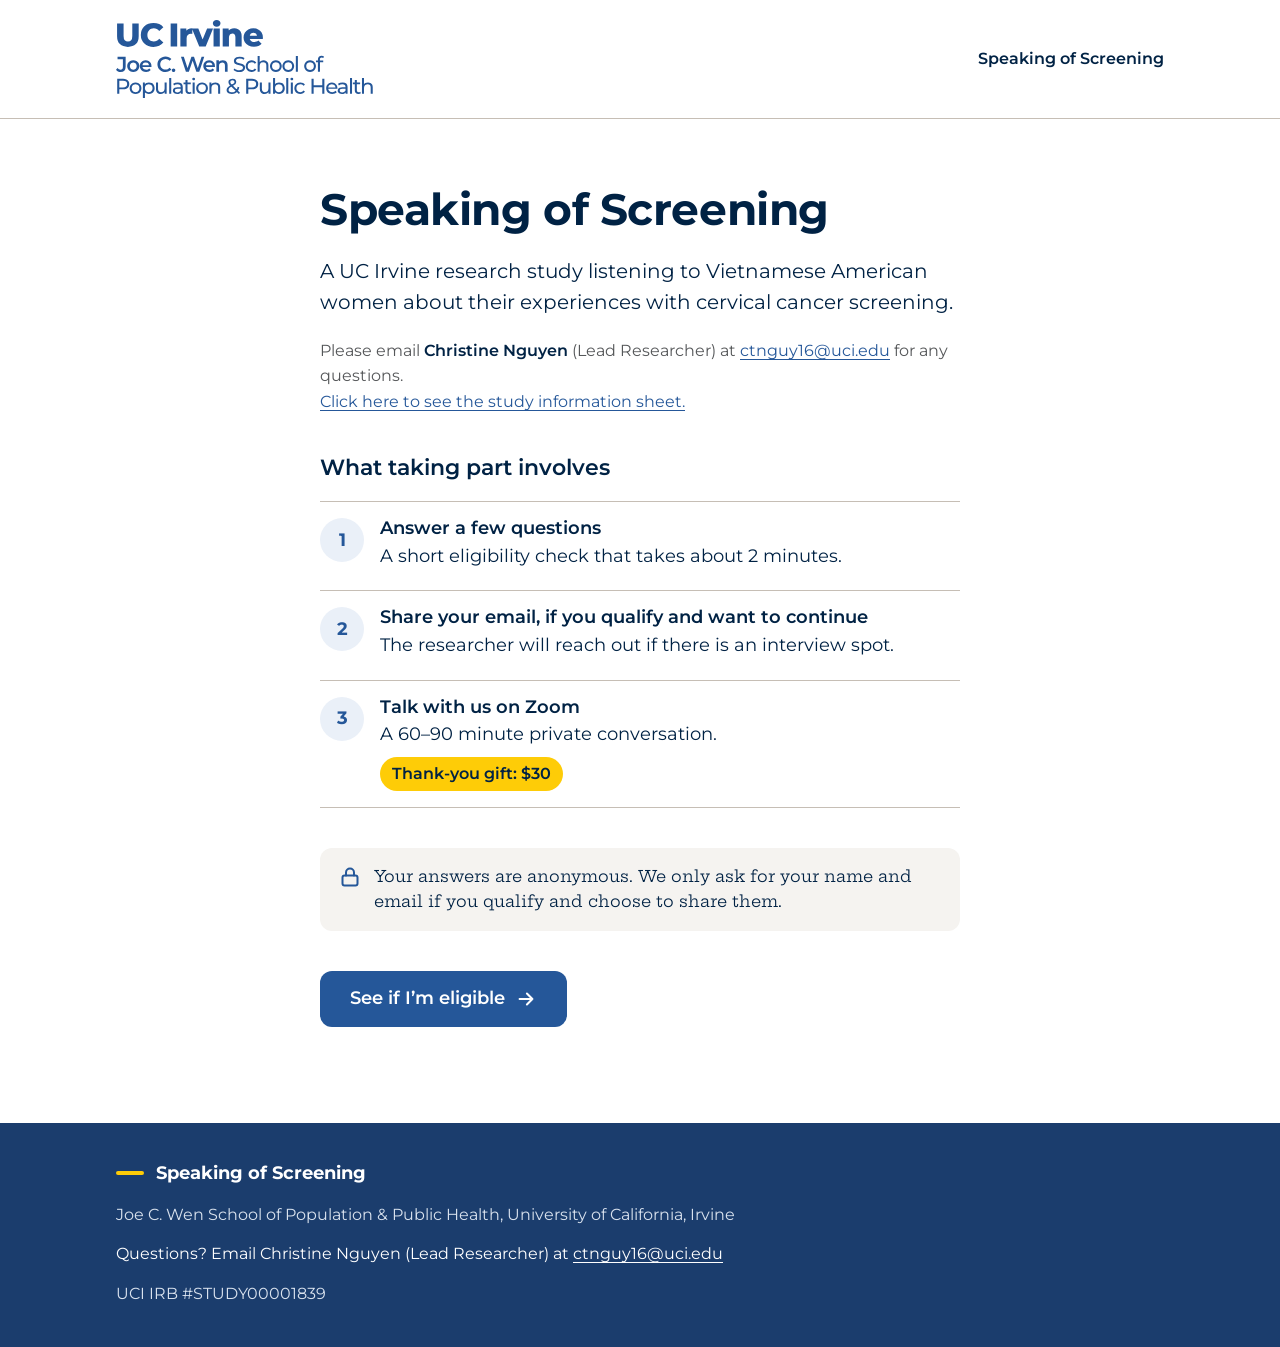
<file: index.html>
<!doctype html>
<html lang="en">
<head>
<meta charset="utf-8">
<meta name="viewport" content="width=device-width, initial-scale=1, viewport-fit=cover">
<meta name="claude:viewport-fit-sides" content="cover">
<title>Speaking of Screening</title>
<link rel="icon" type="image/svg+xml" href="[data-uri]">
<!-- TODO(go-live): update the description and add a social preview image if you want one. -->
<meta name="description" content="A UC Irvine research study listening to Vietnamese American women about cervical cancer screening. See if you are eligible in about 2 minutes.">
<meta name="robots" content="noindex"><!-- TODO(go-live): remove this line once the IRB approves public recruitment -->
<link rel="preconnect" href="https://fonts.googleapis.com">
<link rel="preconnect" href="https://fonts.gstatic.com" crossorigin>
<link rel="stylesheet" href="https://fonts.googleapis.com/css2?family=Hepta+Slab:ital,wght@0,400;0,600;1,400&family=Montserrat:wght@400;500;600;700&display=swap">
<link rel="stylesheet" href="assets/styles.css?v=20261113b">
</head>
<body>
<a class="skip-link" href="#main">Skip to main content</a>

<header class="site-header">
  <div class="wrap">
    <!-- UC Irvine Joe C. Wen School of Population & Public Health logo.
         Built from Montserrat (outlined, so it looks identical without web fonts) using the
         construction rules in the "UC Irvine Public Health" design system. Colour = --uci-blue. -->
    <a class="logo-link" href="./" aria-label="Speaking of Screening home page">
      <svg class="site-logo" viewBox="3.18 -10.36 780.01 236.97" xmlns="http://www.w3.org/2000/svg" role="img" aria-labelledby="logo-title"><title id="logo-title">UC Irvine Joe C. Wen School of Population &amp; Public Health</title><path fill="currentColor" d="M39.29 71.38Q23.81 71.38 15.12 62.9Q6.43 54.42 6.43 38.84V0H26.25V38.23Q26.25 47.23 29.77 51.14Q33.29 55.04 39.46 55.04Q45.7 55.04 49.19 51.14Q52.68 47.23 52.68 38.23V0H72.15V38.84Q72.15 54.42 63.46 62.9Q54.77 71.38 39.29 71.38ZM116.97 71.38Q108.69 71.38 101.65 68.73Q94.61 66.08 89.44 61.2Q84.27 56.31 81.4 49.66Q78.53 43.01 78.53 35Q78.53 26.99 81.4 20.34Q84.27 13.69 89.45 8.8Q94.64 3.92 101.68 1.27Q108.72 -1.38 117 -1.38Q126.68 -1.38 134.33 1.98Q141.99 5.35 147.07 11.78L134.49 23.19Q131.14 19.19 127.05 17.07Q122.96 14.96 117.98 14.96Q113.66 14.96 110.1 16.37Q106.54 17.79 103.96 20.45Q101.38 23.1 99.94 26.8Q98.51 30.5 98.51 35Q98.51 39.5 99.94 43.2Q101.38 46.9 103.96 49.55Q106.54 52.21 110.1 53.63Q113.66 55.04 117.98 55.04Q122.96 55.04 127.05 52.93Q131.14 50.81 134.49 46.78L147.07 58.19Q141.99 64.55 134.33 67.97Q126.68 71.38 116.97 71.38ZM169.23 70V0H189.05V70ZM198.75 70V15.77H216.83V31.61L214.08 27.07Q216.52 21.01 221.91 17.95Q227.3 14.89 234.97 14.89V32Q233.72 31.83 232.74 31.75Q231.76 31.67 230.74 31.67Q224.93 31.67 221.34 34.84Q217.75 38.02 217.75 45.14V70ZM256.08 70 233.77 15.77H253.31L271.1 61.13H261.29L279.99 15.77H298.07L275.73 70ZM299.55 70V15.77H318.55V70ZM309.05 9.78Q303.81 9.78 300.62 6.89Q297.43 3.99 297.43 -0.29Q297.43 -4.57 300.62 -7.47Q303.81 -10.36 309.05 -10.36Q314.29 -10.36 317.47 -7.63Q320.66 -4.91 320.66 -0.63Q320.66 3.89 317.49 6.84Q314.32 9.78 309.05 9.78ZM327.35 70V15.77H345.43V31.21L341.91 26.67Q344.95 20.84 350.37 17.87Q355.79 14.89 362.59 14.89Q368.95 14.89 374.02 17.42Q379.09 19.96 382.02 25.28Q384.95 30.6 384.95 39.02V70H365.95V42.11Q365.95 36.3 363.61 33.67Q361.27 31.03 357.11 31.03Q354.07 31.03 351.61 32.35Q349.14 33.66 347.75 36.47Q346.35 39.27 346.35 43.83V70ZM422.51 70.88Q412.91 70.88 405.74 67.24Q398.57 63.6 394.62 57.24Q390.68 50.89 390.68 42.85Q390.68 34.67 394.56 28.35Q398.44 22.03 405.21 18.46Q411.98 14.89 420.47 14.89Q428.48 14.89 435.06 18.17Q441.65 21.44 445.57 27.71Q449.48 33.98 449.48 42.97Q449.48 44.02 449.4 45.31Q449.31 46.61 449.21 47.68H406.28V37.71H439.14L431.91 40.52Q431.94 36.82 430.5 34.12Q429.05 31.42 426.54 29.91Q424.03 28.4 420.61 28.4Q417.19 28.4 414.62 29.91Q412.06 31.42 410.67 34.14Q409.27 36.86 409.27 40.61V43.52Q409.27 47.48 410.95 50.4Q412.63 53.32 415.73 54.85Q418.82 56.38 423.08 56.38Q427.13 56.38 429.98 55.22Q432.84 54.07 435.57 51.73L445.57 62.14Q441.69 66.41 435.98 68.64Q430.27 70.88 422.51 70.88ZM17.17 147.64Q12.86 147.64 9.19 145.95Q5.53 144.26 3.18 141.05L7.98 135.32Q9.86 137.87 12.09 139.18Q14.33 140.49 17 140.49Q24.1 140.49 24.1 132.11V108.6H7.89V101.5H32.51V131.66Q32.51 139.72 28.6 143.68Q24.7 147.64 17.17 147.64ZM55.64 147.42Q50.3 147.42 46.12 145.14Q41.94 142.85 39.53 138.82Q37.12 134.79 37.12 129.63Q37.12 124.42 39.54 120.42Q41.96 116.43 46.12 114.15Q50.27 111.87 55.64 111.87Q61.01 111.87 65.2 114.15Q69.39 116.42 71.77 120.41Q74.16 124.4 74.16 129.63Q74.16 134.81 71.78 138.83Q69.4 142.85 65.19 145.14Q60.98 147.42 55.64 147.42ZM55.64 140.51Q58.62 140.51 60.94 139.19Q63.26 137.88 64.61 135.41Q65.95 132.94 65.95 129.64Q65.95 126.28 64.61 123.85Q63.26 121.42 60.94 120.1Q58.62 118.78 55.67 118.78Q52.71 118.78 50.39 120.1Q48.08 121.42 46.7 123.85Q45.33 126.28 45.33 129.64Q45.33 132.94 46.7 135.41Q48.08 137.88 50.39 139.19Q52.71 140.51 55.64 140.51ZM94.66 147.42Q88.9 147.42 84.57 145.13Q80.23 142.84 77.85 138.82Q75.47 134.79 75.47 129.64Q75.47 124.47 77.79 120.46Q80.11 116.44 84.19 114.15Q88.26 111.87 93.41 111.87Q98.51 111.87 102.48 114.09Q106.45 116.31 108.72 120.35Q111 124.39 111 129.87Q111 130.37 110.96 131.03Q110.92 131.69 110.86 132.24H81.97V126.85H106.57L103.36 128.57Q103.42 125.58 102.13 123.3Q100.85 121.02 98.62 119.72Q96.38 118.43 93.43 118.43Q90.48 118.43 88.21 119.72Q85.95 121.02 84.69 123.33Q83.44 125.64 83.44 128.74V130.04Q83.44 133.17 84.86 135.55Q86.28 137.94 88.87 139.27Q91.47 140.59 94.89 140.59Q97.82 140.59 100.14 139.65Q102.47 138.72 104.28 136.8L108.67 141.82Q106.3 144.56 102.75 145.99Q99.2 147.42 94.66 147.42ZM153.38 147.64Q148.14 147.64 143.7 145.92Q139.25 144.2 135.98 141.04Q132.7 137.89 130.88 133.62Q129.05 129.35 129.05 124.25Q129.05 119.15 130.88 114.88Q132.7 110.61 136 107.46Q139.3 104.3 143.75 102.58Q148.2 100.86 153.44 100.86Q159 100.86 163.63 102.77Q168.26 104.69 171.41 108.43L165.97 113.62Q163.5 110.92 160.44 109.58Q157.38 108.23 153.82 108.23Q150.28 108.23 147.31 109.41Q144.34 110.59 142.15 112.73Q139.96 114.88 138.76 117.81Q137.56 120.74 137.56 124.25Q137.56 127.76 138.76 130.69Q139.96 133.62 142.15 135.77Q144.34 137.91 147.31 139.09Q150.28 140.27 153.82 140.27Q157.38 140.27 160.44 138.92Q163.5 137.58 165.97 134.82L171.41 140.02Q168.26 143.75 163.63 145.7Q159 147.64 153.38 147.64ZM178.07 147.42Q175.85 147.42 174.28 145.9Q172.72 144.38 172.72 142.03Q172.72 139.62 174.28 138.14Q175.85 136.65 178.07 136.65Q180.24 136.65 181.8 138.14Q183.37 139.62 183.37 142.03Q183.37 144.38 181.8 145.9Q180.24 147.42 178.07 147.42ZM215.57 147 200.5 101.5H209.22L222.68 142.63H218.32L232.32 101.5H240.15L253.71 142.63H249.5L263.25 101.5H271.3L256.24 147H247.26L234.83 109.88H237.21L224.6 147ZM287.56 147.42Q281.8 147.42 277.46 145.13Q273.13 142.84 270.75 138.82Q268.37 134.79 268.37 129.64Q268.37 124.47 270.69 120.46Q273.01 116.44 277.08 114.15Q281.15 111.87 286.31 111.87Q291.4 111.87 295.37 114.09Q299.35 116.31 301.62 120.35Q303.89 124.39 303.89 129.87Q303.89 130.37 303.86 131.03Q303.82 131.69 303.75 132.24H274.86V126.85H299.46L296.26 128.57Q296.31 125.58 295.03 123.3Q293.74 121.02 291.51 119.72Q289.28 118.43 286.32 118.43Q283.37 118.43 281.11 119.72Q278.84 121.02 277.59 123.33Q276.34 125.64 276.34 128.74V130.04Q276.34 133.17 277.75 135.55Q279.17 137.94 281.77 139.27Q284.36 140.59 287.79 140.59Q290.71 140.59 293.04 139.65Q295.37 138.72 297.18 136.8L301.57 141.82Q299.19 144.56 295.65 145.99Q292.1 147.42 287.56 147.42ZM308.12 147V112.29H315.87V121.68L314.49 118.8Q316.29 115.45 319.78 113.66Q323.26 111.87 327.79 111.87Q332 111.87 335.25 113.5Q338.51 115.13 340.4 118.5Q342.29 121.87 342.29 127.12V147H334.17V128.18Q334.17 123.56 332.01 121.29Q329.84 119.01 325.91 119.01Q323.05 119.01 320.85 120.18Q318.65 121.34 317.45 123.64Q316.25 125.93 316.25 129.45V147ZM377.73 147.52Q372.51 147.52 367.77 145.92Q363.03 144.32 360.31 141.8L362.7 136.73Q365.29 138.99 369.32 140.5Q373.36 142.01 377.72 142.01Q381.67 142.01 384.14 141.08Q386.6 140.16 387.77 138.56Q388.95 136.97 388.95 135Q388.95 132.62 387.44 131.19Q385.94 129.76 383.5 128.89Q381.06 128.03 378.12 127.37Q375.17 126.7 372.22 125.84Q369.27 124.98 366.84 123.6Q364.4 122.22 362.9 119.93Q361.39 117.64 361.39 114.01Q361.39 110.47 363.26 107.51Q365.13 104.56 369 102.77Q372.86 100.98 378.85 100.98Q382.82 100.98 386.72 102.03Q390.62 103.09 393.48 105.03L391.33 110.18Q388.38 108.28 385.12 107.38Q381.86 106.49 378.81 106.49Q375 106.49 372.54 107.48Q370.07 108.46 368.94 110.09Q367.8 111.71 367.8 113.74Q367.8 116.12 369.3 117.56Q370.81 118.99 373.24 119.83Q375.68 120.66 378.63 121.36Q381.58 122.05 384.52 122.89Q387.47 123.73 389.9 125.08Q392.34 126.43 393.85 128.71Q395.35 130.99 395.35 134.56Q395.35 138.04 393.45 141Q391.55 143.96 387.64 145.74Q383.73 147.52 377.73 147.52ZM415.33 147.36Q410.09 147.36 405.97 145.1Q401.85 142.84 399.51 138.87Q397.17 134.9 397.17 129.78Q397.17 124.61 399.51 120.67Q401.85 116.72 405.97 114.47Q410.09 112.21 415.33 112.21Q420.01 112.21 423.69 114.07Q427.36 115.93 429.39 119.59L424.64 122.6Q422.97 120.1 420.54 118.89Q418.1 117.67 415.27 117.67Q411.91 117.67 409.23 119.16Q406.55 120.65 405.01 123.37Q403.47 126.09 403.47 129.78Q403.47 133.47 405.01 136.19Q406.55 138.91 409.23 140.4Q411.91 141.9 415.27 141.9Q418.1 141.9 420.54 140.71Q422.97 139.52 424.64 136.97L429.39 139.98Q427.36 143.59 423.69 145.47Q420.01 147.36 415.33 147.36ZM433.48 147V98.77H439.72V121.85L438.44 119.41Q440.15 115.97 443.65 114.09Q447.16 112.21 451.85 112.21Q456.06 112.21 459.27 113.83Q462.48 115.45 464.33 118.76Q466.18 122.08 466.18 127.17V147H459.94V127.89Q459.94 122.86 457.5 120.32Q455.05 117.78 450.59 117.78Q447.33 117.78 444.86 119.1Q442.38 120.43 441.05 122.96Q439.72 125.49 439.72 129.23V147ZM488.88 147.36Q483.73 147.36 479.69 145.1Q475.65 142.84 473.31 138.85Q470.97 134.86 470.97 129.77Q470.97 124.61 473.32 120.67Q475.67 116.73 479.69 114.47Q483.7 112.21 488.88 112.21Q494.05 112.21 498.11 114.47Q502.16 116.72 504.47 120.66Q506.79 124.59 506.79 129.77Q506.79 134.89 504.48 138.86Q502.18 142.84 498.1 145.1Q494.03 147.36 488.88 147.36ZM488.88 141.9Q492.24 141.9 494.85 140.4Q497.47 138.91 498.98 136.16Q500.49 133.41 500.49 129.77Q500.49 126.09 498.98 123.37Q497.47 120.65 494.85 119.16Q492.24 117.67 488.91 117.67Q485.58 117.67 482.96 119.16Q480.35 120.65 478.81 123.37Q477.27 126.09 477.27 129.77Q477.27 133.41 478.81 136.16Q480.35 138.91 482.96 140.4Q485.57 141.9 488.88 141.9ZM526.58 147.36Q521.43 147.36 517.39 145.1Q513.35 142.84 511.01 138.85Q508.67 134.86 508.67 129.77Q508.67 124.61 511.02 120.67Q513.37 116.73 517.39 114.47Q521.4 112.21 526.58 112.21Q531.75 112.21 535.81 114.47Q539.86 116.72 542.17 120.66Q544.49 124.59 544.49 129.77Q544.49 134.89 542.18 138.86Q539.88 142.84 535.8 145.1Q531.73 147.36 526.58 147.36ZM526.58 141.9Q529.94 141.9 532.55 140.4Q535.17 138.91 536.68 136.16Q538.19 133.41 538.19 129.77Q538.19 126.09 536.68 123.37Q535.17 120.65 532.55 119.16Q529.94 117.67 526.61 117.67Q523.28 117.67 520.66 119.16Q518.05 120.65 516.51 123.37Q514.97 126.09 514.97 129.77Q514.97 133.41 516.51 136.16Q518.05 138.91 520.66 140.4Q523.27 141.9 526.58 141.9ZM549.57 147V98.77H555.81V147ZM592.75 147.36Q587.6 147.36 583.56 145.1Q579.52 142.84 577.18 138.85Q574.84 134.86 574.84 129.77Q574.84 124.61 577.19 120.67Q579.54 116.73 583.56 114.47Q587.57 112.21 592.75 112.21Q597.92 112.21 601.98 114.47Q606.03 116.72 608.34 120.66Q610.66 124.59 610.66 129.77Q610.66 134.89 608.35 138.86Q606.05 142.84 601.97 145.1Q597.9 147.36 592.75 147.36ZM592.75 141.9Q596.11 141.9 598.72 140.4Q601.34 138.91 602.85 136.16Q604.36 133.41 604.36 129.77Q604.36 126.09 602.85 123.37Q601.34 120.65 598.72 119.16Q596.11 117.67 592.78 117.67Q589.45 117.67 586.84 119.16Q584.22 120.65 582.68 123.37Q581.14 126.09 581.14 129.77Q581.14 133.41 582.68 136.16Q584.22 138.91 586.83 140.4Q589.44 141.9 592.75 141.9ZM616.64 147V109.46Q616.64 104.44 619.58 101.43Q622.51 98.41 628.01 98.41Q630.05 98.41 631.89 98.89Q633.73 99.36 635.01 100.38L633.11 105.13Q632.18 104.36 630.94 103.95Q629.7 103.54 628.35 103.54Q625.57 103.54 624.14 105.07Q622.72 106.6 622.72 109.57V114.19L622.88 117.05V147ZM610.75 117.7V112.57H632.78V117.7ZM6.83 214V168.5H24.6Q30.52 168.5 34.76 170.4Q39.01 172.29 41.29 175.86Q43.57 179.42 43.57 184.38Q43.57 189.28 41.29 192.85Q39.01 196.42 34.76 198.31Q30.52 200.21 24.6 200.21H10.4L13.29 197.16V214ZM13.29 197.79 10.4 194.59H24.4Q30.64 194.59 33.85 191.91Q37.06 189.24 37.06 184.38Q37.06 179.46 33.85 176.8Q30.64 174.13 24.4 174.13H10.4L13.29 170.92ZM62.55 214.36Q57.4 214.36 53.36 212.1Q49.32 209.84 46.98 205.85Q44.65 201.86 44.65 196.77Q44.65 191.61 46.99 187.67Q49.34 183.73 53.36 181.47Q57.38 179.21 62.55 179.21Q67.73 179.21 71.78 181.47Q75.84 183.72 78.15 187.66Q80.46 191.59 80.46 196.77Q80.46 201.89 78.16 205.86Q75.85 209.84 71.78 212.1Q67.7 214.36 62.55 214.36ZM62.55 208.9Q65.91 208.9 68.53 207.4Q71.14 205.91 72.65 203.16Q74.16 200.41 74.16 196.77Q74.16 193.09 72.65 190.37Q71.14 187.65 68.53 186.16Q65.91 184.67 62.58 184.67Q59.25 184.67 56.64 186.16Q54.03 187.65 52.49 190.37Q50.94 193.09 50.94 196.77Q50.94 200.41 52.49 203.16Q54.03 205.91 56.64 207.4Q59.24 208.9 62.55 208.9ZM103.13 214.36Q98.84 214.36 95.29 212.4Q91.73 210.44 89.62 206.53Q87.5 202.61 87.5 196.79Q87.5 190.91 89.56 187.02Q91.62 183.13 95.18 181.17Q98.73 179.21 103.13 179.21Q108.18 179.21 112.11 181.42Q116.03 183.62 118.29 187.57Q120.54 191.51 120.54 196.79Q120.54 202.06 118.29 206Q116.03 209.95 112.11 212.15Q108.18 214.36 103.13 214.36ZM84.89 226.61V179.57H90.86V188.85L90.48 196.86L91.13 204.86V226.61ZM102.64 208.9Q105.94 208.9 108.55 207.41Q111.17 205.92 112.71 203.17Q114.25 200.42 114.25 196.79Q114.25 193.1 112.71 190.38Q111.17 187.66 108.55 186.17Q105.94 184.67 102.64 184.67Q99.33 184.67 96.72 186.17Q94.1 187.66 92.56 190.38Q91.02 193.1 91.02 196.79Q91.02 200.42 92.56 203.17Q94.1 205.92 96.72 207.41Q99.33 208.9 102.64 208.9ZM139.49 214.36Q135.03 214.36 131.7 212.74Q128.36 211.12 126.51 207.78Q124.66 204.44 124.66 199.4V179.57H130.9V198.68Q130.9 203.72 133.33 206.25Q135.76 208.79 140.19 208.79Q143.43 208.79 145.82 207.47Q148.22 206.15 149.54 203.58Q150.87 201.02 150.87 197.34V179.57H157.11V214H151.14V204.73L152.15 207.18Q150.44 210.6 147.07 212.48Q143.7 214.36 139.49 214.36ZM164.78 214V165.77H171.02V214ZM200.03 214V206.72L199.75 205.34V192.91Q199.75 188.96 197.44 186.79Q195.12 184.62 190.52 184.62Q187.41 184.62 184.51 185.62Q181.61 186.61 179.56 188.31L176.95 183.67Q179.63 181.5 183.38 180.36Q187.13 179.21 191.22 179.21Q198.28 179.21 202.14 182.67Q205.99 186.13 205.99 193.23V214ZM188.76 214.36Q184.88 214.36 182 213.08Q179.11 211.8 177.55 209.49Q175.99 207.18 175.99 204.22Q175.99 201.43 177.32 199.16Q178.65 196.9 181.69 195.52Q184.72 194.14 189.81 194.14H200.74V198.67H190.08Q185.46 198.67 183.81 200.22Q182.17 201.76 182.17 203.99Q182.17 206.55 184.2 208.06Q186.23 209.56 189.8 209.56Q193.31 209.56 195.94 208Q198.57 206.44 199.75 203.45L200.95 207.75Q199.7 210.85 196.59 212.6Q193.48 214.36 188.76 214.36ZM225.16 214.36Q219.93 214.36 217.09 211.59Q214.24 208.82 214.24 203.58V172.01H220.48V203.36Q220.48 206.12 221.88 207.62Q223.27 209.12 225.89 209.12Q228.77 209.12 230.71 207.53L232.66 212.01Q231.27 213.19 229.26 213.77Q227.26 214.36 225.16 214.36ZM208.34 184.7V179.57H230.37V184.7ZM236.02 214V179.57H242.26V214ZM239.14 172.91Q237.34 172.91 236.13 171.73Q234.92 170.55 234.92 168.86Q234.92 167.16 236.13 165.98Q237.34 164.81 239.14 164.81Q240.95 164.81 242.15 165.93Q243.35 167.05 243.35 168.75Q243.35 170.5 242.18 171.71Q241.01 172.91 239.14 172.91ZM264.64 214.36Q259.49 214.36 255.45 212.1Q251.41 209.84 249.07 205.85Q246.73 201.86 246.73 196.77Q246.73 191.61 249.08 187.67Q251.43 183.73 255.45 181.47Q259.46 179.21 264.64 179.21Q269.81 179.21 273.87 181.47Q277.92 183.72 280.23 187.66Q282.55 191.59 282.55 196.77Q282.55 201.89 280.24 205.86Q277.94 209.84 273.86 212.1Q269.79 214.36 264.64 214.36ZM264.64 208.9Q268 208.9 270.61 207.4Q273.23 205.91 274.74 203.16Q276.25 200.41 276.25 196.77Q276.25 193.09 274.74 190.37Q273.23 187.65 270.61 186.16Q268 184.67 264.67 184.67Q261.34 184.67 258.73 186.16Q256.11 187.65 254.57 190.37Q253.03 193.09 253.03 196.77Q253.03 200.41 254.57 203.16Q256.11 205.91 258.72 207.4Q261.33 208.9 264.64 208.9ZM286.98 214V179.57H292.94V188.85L291.94 186.41Q293.65 182.97 297.15 181.09Q300.66 179.21 305.35 179.21Q309.56 179.21 312.77 180.83Q315.98 182.45 317.83 185.76Q319.68 189.08 319.68 194.18V214H313.44V194.89Q313.44 189.86 311 187.32Q308.55 184.78 304.09 184.78Q300.83 184.78 298.36 186.1Q295.88 187.43 294.55 189.96Q293.22 192.49 293.22 196.23V214ZM376.4 214.7 350.87 189.32Q348.6 187.06 347.27 185.24Q345.95 183.43 345.39 181.76Q344.82 180.09 344.82 178.29Q344.82 175.24 346.33 172.93Q347.83 170.62 350.62 169.36Q353.4 168.09 357.11 168.09Q360.56 168.09 363.08 169.23Q365.59 170.36 367 172.49Q368.41 174.61 368.41 177.58Q368.41 180.19 367.15 182.41Q365.88 184.63 363.07 186.7Q360.26 188.78 355.55 191.18Q351.65 193.2 349.43 194.92Q347.21 196.63 346.28 198.33Q345.35 200.02 345.35 202.04Q345.35 204.2 346.62 205.85Q347.88 207.49 350.17 208.4Q352.46 209.3 355.52 209.3Q359.9 209.3 363.39 207.43Q366.88 205.57 369.27 201.79Q371.66 198.02 372.72 192.41L377.78 194.04Q376.49 200.58 373.33 205.15Q370.17 209.73 365.55 212.13Q360.93 214.52 355.13 214.52Q350.54 214.52 346.95 213.02Q343.35 211.51 341.28 208.85Q339.22 206.19 339.22 202.7Q339.22 199.61 340.58 197.09Q341.94 194.57 344.94 192.2Q347.94 189.82 352.78 187.3Q356.76 185.2 359.01 183.64Q361.26 182.09 362.19 180.69Q363.12 179.29 363.12 177.69Q363.12 175.45 361.56 174.06Q360.01 172.67 357.11 172.67Q354.01 172.67 352.29 174.2Q350.57 175.73 350.57 178.18Q350.57 179.41 351 180.54Q351.42 181.66 352.58 183.09Q353.73 184.51 355.83 186.65L379.9 210.57ZM398.7 214V168.5H416.46Q422.38 168.5 426.63 170.4Q430.87 172.29 433.15 175.86Q435.44 179.42 435.44 184.38Q435.44 189.28 433.15 192.85Q430.87 196.42 426.63 198.31Q422.38 200.21 416.46 200.21H402.27L405.16 197.16V214ZM405.16 197.79 402.27 194.59H416.26Q422.5 194.59 425.71 191.91Q428.92 189.24 428.92 184.38Q428.92 179.46 425.71 176.8Q422.5 174.13 416.26 174.13H402.27L405.16 170.92ZM455 214.36Q450.54 214.36 447.21 212.74Q443.87 211.12 442.02 207.78Q440.17 204.44 440.17 199.4V179.57H446.41V198.68Q446.41 203.72 448.84 206.25Q451.27 208.79 455.7 208.79Q458.94 208.79 461.33 207.47Q463.73 206.15 465.05 203.58Q466.38 201.02 466.38 197.34V179.57H472.62V214H466.65V204.73L467.66 207.18Q465.95 210.6 462.58 212.48Q459.21 214.36 455 214.36ZM498.52 214.36Q494.13 214.36 490.57 212.4Q487.01 210.44 484.96 206.52Q482.9 202.6 482.9 196.78Q482.9 190.9 485.01 187.01Q487.12 183.13 490.68 181.17Q494.24 179.21 498.52 179.21Q503.58 179.21 507.5 181.42Q511.43 183.62 513.68 187.56Q515.94 191.5 515.94 196.78Q515.94 202.05 513.68 206Q511.43 209.95 507.5 212.15Q503.58 214.36 498.52 214.36ZM480.29 214V165.77H486.53V188.71L485.88 196.72L486.25 204.72V214ZM498.03 208.9Q501.33 208.9 503.95 207.4Q506.57 205.91 508.1 203.16Q509.64 200.41 509.64 196.78Q509.64 193.09 508.1 190.37Q506.57 187.65 503.95 186.16Q501.33 184.67 498.03 184.67Q494.73 184.67 492.11 186.16Q489.5 187.65 487.96 190.37Q486.42 193.09 486.42 196.78Q486.42 200.41 487.96 203.16Q489.5 205.91 492.11 207.4Q494.73 208.9 498.03 208.9ZM520.39 214V165.77H526.63V214ZM534.3 214V179.57H540.54V214ZM537.42 172.91Q535.62 172.91 534.41 171.73Q533.21 170.55 533.21 168.86Q533.21 167.16 534.41 165.98Q535.62 164.81 537.42 164.81Q539.24 164.81 540.44 165.93Q541.64 167.05 541.64 168.75Q541.64 170.5 540.47 171.71Q539.29 172.91 537.42 172.91ZM563.17 214.36Q557.93 214.36 553.81 212.1Q549.69 209.84 547.35 205.87Q545.02 201.9 545.02 196.78Q545.02 191.61 547.35 187.67Q549.69 183.72 553.81 181.47Q557.93 179.21 563.17 179.21Q567.86 179.21 571.53 181.07Q575.2 182.93 577.24 186.59L572.49 189.6Q570.81 187.1 568.38 185.89Q565.95 184.67 563.12 184.67Q559.75 184.67 557.08 186.16Q554.4 187.65 552.86 190.37Q551.31 193.09 551.31 196.78Q551.31 200.47 552.86 203.19Q554.4 205.91 557.08 207.4Q559.75 208.9 563.12 208.9Q565.95 208.9 568.38 207.71Q570.81 206.52 572.49 203.97L577.24 206.98Q575.2 210.59 571.53 212.47Q567.86 214.36 563.17 214.36ZM629.85 214V168.5H636.31V214ZM597.21 214V168.5H603.67V214ZM603.07 193.71V188.08H630.39V193.71ZM660.2 214.36Q654.67 214.36 650.48 212.1Q646.3 209.84 643.99 205.86Q641.67 201.89 641.67 196.78Q641.67 191.67 643.91 187.7Q646.14 183.73 650.07 181.47Q653.99 179.21 658.96 179.21Q663.93 179.21 667.78 181.43Q671.62 183.66 673.81 187.65Q675.99 191.64 675.99 196.95Q675.99 197.34 675.96 197.88Q675.94 198.41 675.88 198.87H646.56V194.34H672.59L670.09 195.92Q670.14 192.59 668.7 190.02Q667.25 187.44 664.75 185.98Q662.25 184.51 658.96 184.51Q655.69 184.51 653.16 185.98Q650.62 187.44 649.21 190.05Q647.79 192.65 647.79 196.08V197.11Q647.79 200.57 649.37 203.24Q650.94 205.91 653.8 207.4Q656.65 208.9 660.36 208.9Q663.41 208.9 665.94 207.87Q668.47 206.85 670.32 204.74L673.76 208.78Q671.44 211.51 667.97 212.93Q664.5 214.36 660.2 214.36ZM700.79 214V206.72L700.51 205.34V192.91Q700.51 188.96 698.2 186.79Q695.88 184.62 691.28 184.62Q688.17 184.62 685.27 185.62Q682.37 186.61 680.32 188.31L677.71 183.67Q680.39 181.5 684.14 180.36Q687.89 179.21 691.99 179.21Q699.04 179.21 702.9 182.67Q706.75 186.13 706.75 193.23V214ZM689.52 214.36Q685.64 214.36 682.76 213.08Q679.87 211.8 678.31 209.49Q676.75 207.18 676.75 204.22Q676.75 201.43 678.08 199.16Q679.41 196.9 682.45 195.52Q685.49 194.14 690.57 194.14H701.5V198.67H690.84Q686.22 198.67 684.57 200.22Q682.93 201.76 682.93 203.99Q682.93 206.55 684.96 208.06Q686.99 209.56 690.56 209.56Q694.07 209.56 696.7 208Q699.33 206.44 700.51 203.45L701.71 207.75Q700.46 210.85 697.35 212.6Q694.24 214.36 689.52 214.36ZM714.09 214V165.77H720.33V214ZM739.63 214.36Q734.4 214.36 731.56 211.59Q728.71 208.82 728.71 203.58V172.01H734.95V203.36Q734.95 206.12 736.35 207.62Q737.74 209.12 740.36 209.12Q743.24 209.12 745.18 207.53L747.13 212.01Q745.74 213.19 743.73 213.77Q741.73 214.36 739.63 214.36ZM722.81 184.7V179.57H744.84V184.7ZM750.49 214V165.77H756.73V188.85L755.45 186.41Q757.16 182.97 760.66 181.09Q764.17 179.21 768.86 179.21Q773.07 179.21 776.28 180.83Q779.49 182.45 781.34 185.76Q783.19 189.08 783.19 194.18V214H776.95V194.89Q776.95 189.86 774.51 187.32Q772.06 184.78 767.6 184.78Q764.34 184.78 761.87 186.1Q759.39 187.43 758.06 189.96Q756.73 192.49 756.73 196.23V214Z"/></svg>
    </a>
    <span class="header-study" data-bind="title">Speaking of Screening</span>
  </div>
</header>

<main id="main">

  <!-- All screens render here. The landing page below is the no-JavaScript fallback;
       app.js replaces it with the live version built from config.js. -->
  <div id="app" class="wrap" aria-live="off">
    <section class="screen stack-lg">
      <div class="stack">
        <h1>Speaking of Screening</h1>
        <p class="lead">A UC Irvine research study listening to Vietnamese American women about their experiences with cervical cancer screening.</p>
        <noscript><p class="note">This page needs JavaScript to check eligibility. Please turn it on, or email the study team.</p></noscript>
      </div>
    </section>
  </div>
  <!-- Announces screen changes to screen readers -->
  <div id="announcer" class="visually-hidden" aria-live="polite" aria-atomic="true"></div>
</main>

<footer class="site-footer">
  <div class="wrap">
    <span class="footer-study" data-bind="title">Speaking of Screening</span>
    <p class="muted" data-bind="affiliation">Joe C. Wen School of Population &amp; Public Health, University of California, Irvine</p>
    <p>Questions? Email Christine Nguyen (Lead Researcher) at <a data-bind-email href="mailto:ctnguy16@uci.edu">ctnguy16@uci.edu</a></p>
    <p class="muted"><span data-bind="irbNumber">UCI IRB #STUDY00001839</span></p>
  </div>
</footer>

<script src="assets/config.js?v=20261113b"></script>
<script src="assets/app.js?v=20261113b"></script>
</body>
</html>
</file>
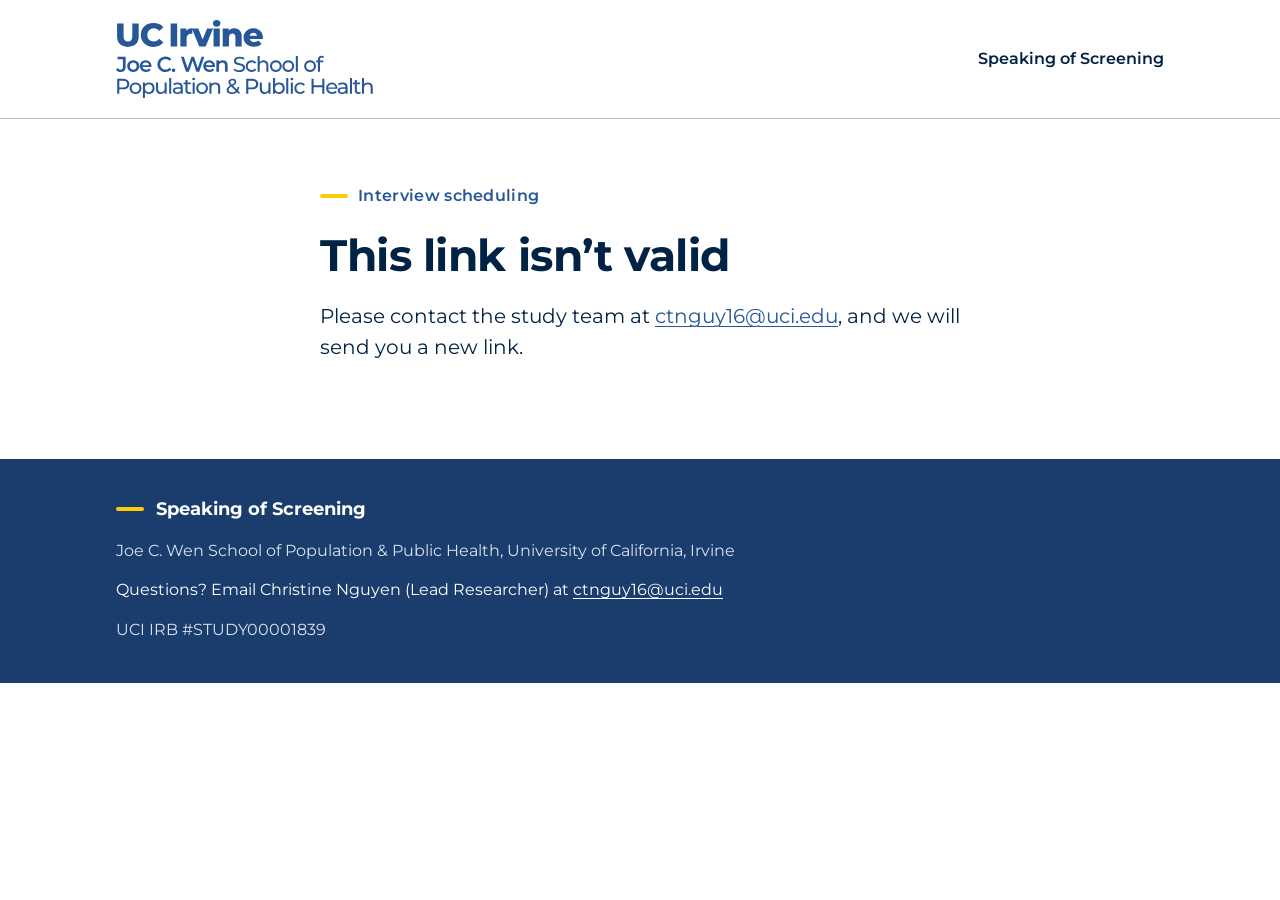
<file: schedule/index.html>
<!doctype html>
<html lang="en">
<head>
<meta charset="utf-8">
<meta name="viewport" content="width=device-width, initial-scale=1, viewport-fit=cover">
<meta name="claude:viewport-fit-sides" content="cover">
<title>Schedule Your Interview · Speaking of Screening</title>
<link rel="icon" type="image/svg+xml" href="[data-uri]">
<!-- TODO(go-live): update the description and add a social preview image if you want one. -->
<meta name="description" content="Choose a time for your Speaking of Screening interview.">
<meta name="robots" content="noindex, nofollow"><!-- Keep: personal scheduling links should never be indexed -->
<meta name="referrer" content="no-referrer">
<link rel="preconnect" href="https://fonts.googleapis.com">
<link rel="preconnect" href="https://fonts.gstatic.com" crossorigin>
<link rel="stylesheet" href="https://fonts.googleapis.com/css2?family=Hepta+Slab:ital,wght@0,400;0,600;1,400&family=Montserrat:wght@400;500;600;700&display=swap">
<link rel="stylesheet" href="../assets/styles.css?v=20261113b">
</head>
<body>
<a class="skip-link" href="#main">Skip to main content</a>

<header class="site-header">
  <div class="wrap">
    <!-- UC Irvine Joe C. Wen School of Population & Public Health logo.
         Built from Montserrat (outlined, so it looks identical without web fonts) using the
         construction rules in the "UC Irvine Public Health" design system. Colour = --uci-blue. -->
    <a class="logo-link" href="../" aria-label="Speaking of Screening home page">
      <svg class="site-logo" viewBox="3.18 -10.36 780.01 236.97" xmlns="http://www.w3.org/2000/svg" role="img" aria-labelledby="logo-title"><title id="logo-title">UC Irvine Joe C. Wen School of Population &amp; Public Health</title><path fill="currentColor" d="M39.29 71.38Q23.81 71.38 15.12 62.9Q6.43 54.42 6.43 38.84V0H26.25V38.23Q26.25 47.23 29.77 51.14Q33.29 55.04 39.46 55.04Q45.7 55.04 49.19 51.14Q52.68 47.23 52.68 38.23V0H72.15V38.84Q72.15 54.42 63.46 62.9Q54.77 71.38 39.29 71.38ZM116.97 71.38Q108.69 71.38 101.65 68.73Q94.61 66.08 89.44 61.2Q84.27 56.31 81.4 49.66Q78.53 43.01 78.53 35Q78.53 26.99 81.4 20.34Q84.27 13.69 89.45 8.8Q94.64 3.92 101.68 1.27Q108.72 -1.38 117 -1.38Q126.68 -1.38 134.33 1.98Q141.99 5.35 147.07 11.78L134.49 23.19Q131.14 19.19 127.05 17.07Q122.96 14.96 117.98 14.96Q113.66 14.96 110.1 16.37Q106.54 17.79 103.96 20.45Q101.38 23.1 99.94 26.8Q98.51 30.5 98.51 35Q98.51 39.5 99.94 43.2Q101.38 46.9 103.96 49.55Q106.54 52.21 110.1 53.63Q113.66 55.04 117.98 55.04Q122.96 55.04 127.05 52.93Q131.14 50.81 134.49 46.78L147.07 58.19Q141.99 64.55 134.33 67.97Q126.68 71.38 116.97 71.38ZM169.23 70V0H189.05V70ZM198.75 70V15.77H216.83V31.61L214.08 27.07Q216.52 21.01 221.91 17.95Q227.3 14.89 234.97 14.89V32Q233.72 31.83 232.74 31.75Q231.76 31.67 230.74 31.67Q224.93 31.67 221.34 34.84Q217.75 38.02 217.75 45.14V70ZM256.08 70 233.77 15.77H253.31L271.1 61.13H261.29L279.99 15.77H298.07L275.73 70ZM299.55 70V15.77H318.55V70ZM309.05 9.78Q303.81 9.78 300.62 6.89Q297.43 3.99 297.43 -0.29Q297.43 -4.57 300.62 -7.47Q303.81 -10.36 309.05 -10.36Q314.29 -10.36 317.47 -7.63Q320.66 -4.91 320.66 -0.63Q320.66 3.89 317.49 6.84Q314.32 9.78 309.05 9.78ZM327.35 70V15.77H345.43V31.21L341.91 26.67Q344.95 20.84 350.37 17.87Q355.79 14.89 362.59 14.89Q368.95 14.89 374.02 17.42Q379.09 19.96 382.02 25.28Q384.95 30.6 384.95 39.02V70H365.95V42.11Q365.95 36.3 363.61 33.67Q361.27 31.03 357.11 31.03Q354.07 31.03 351.61 32.35Q349.14 33.66 347.75 36.47Q346.35 39.27 346.35 43.83V70ZM422.51 70.88Q412.91 70.88 405.74 67.24Q398.57 63.6 394.62 57.24Q390.68 50.89 390.68 42.85Q390.68 34.67 394.56 28.35Q398.44 22.03 405.21 18.46Q411.98 14.89 420.47 14.89Q428.48 14.89 435.06 18.17Q441.65 21.44 445.57 27.71Q449.48 33.98 449.48 42.97Q449.48 44.02 449.4 45.31Q449.31 46.61 449.21 47.68H406.28V37.71H439.14L431.91 40.52Q431.94 36.82 430.5 34.12Q429.05 31.42 426.54 29.91Q424.03 28.4 420.61 28.4Q417.19 28.4 414.62 29.91Q412.06 31.42 410.67 34.14Q409.27 36.86 409.27 40.61V43.52Q409.27 47.48 410.95 50.4Q412.63 53.32 415.73 54.85Q418.82 56.38 423.08 56.38Q427.13 56.38 429.98 55.22Q432.84 54.07 435.57 51.73L445.57 62.14Q441.69 66.41 435.98 68.64Q430.27 70.88 422.51 70.88ZM17.17 147.64Q12.86 147.64 9.19 145.95Q5.53 144.26 3.18 141.05L7.98 135.32Q9.86 137.87 12.09 139.18Q14.33 140.49 17 140.49Q24.1 140.49 24.1 132.11V108.6H7.89V101.5H32.51V131.66Q32.51 139.72 28.6 143.68Q24.7 147.64 17.17 147.64ZM55.64 147.42Q50.3 147.42 46.12 145.14Q41.94 142.85 39.53 138.82Q37.12 134.79 37.12 129.63Q37.12 124.42 39.54 120.42Q41.96 116.43 46.12 114.15Q50.27 111.87 55.64 111.87Q61.01 111.87 65.2 114.15Q69.39 116.42 71.77 120.41Q74.16 124.4 74.16 129.63Q74.16 134.81 71.78 138.83Q69.4 142.85 65.19 145.14Q60.98 147.42 55.64 147.42ZM55.64 140.51Q58.62 140.51 60.94 139.19Q63.26 137.88 64.61 135.41Q65.95 132.94 65.95 129.64Q65.95 126.28 64.61 123.85Q63.26 121.42 60.94 120.1Q58.62 118.78 55.67 118.78Q52.71 118.78 50.39 120.1Q48.08 121.42 46.7 123.85Q45.33 126.28 45.33 129.64Q45.33 132.94 46.7 135.41Q48.08 137.88 50.39 139.19Q52.71 140.51 55.64 140.51ZM94.66 147.42Q88.9 147.42 84.57 145.13Q80.23 142.84 77.85 138.82Q75.47 134.79 75.47 129.64Q75.47 124.47 77.79 120.46Q80.11 116.44 84.19 114.15Q88.26 111.87 93.41 111.87Q98.51 111.87 102.48 114.09Q106.45 116.31 108.72 120.35Q111 124.39 111 129.87Q111 130.37 110.96 131.03Q110.92 131.69 110.86 132.24H81.97V126.85H106.57L103.36 128.57Q103.42 125.58 102.13 123.3Q100.85 121.02 98.62 119.72Q96.38 118.43 93.43 118.43Q90.48 118.43 88.21 119.72Q85.95 121.02 84.69 123.33Q83.44 125.64 83.44 128.74V130.04Q83.44 133.17 84.86 135.55Q86.28 137.94 88.87 139.27Q91.47 140.59 94.89 140.59Q97.82 140.59 100.14 139.65Q102.47 138.72 104.28 136.8L108.67 141.82Q106.3 144.56 102.75 145.99Q99.2 147.42 94.66 147.42ZM153.38 147.64Q148.14 147.64 143.7 145.92Q139.25 144.2 135.98 141.04Q132.7 137.89 130.88 133.62Q129.05 129.35 129.05 124.25Q129.05 119.15 130.88 114.88Q132.7 110.61 136 107.46Q139.3 104.3 143.75 102.58Q148.2 100.86 153.44 100.86Q159 100.86 163.63 102.77Q168.26 104.69 171.41 108.43L165.97 113.62Q163.5 110.92 160.44 109.58Q157.38 108.23 153.82 108.23Q150.28 108.23 147.31 109.41Q144.34 110.59 142.15 112.73Q139.96 114.88 138.76 117.81Q137.56 120.74 137.56 124.25Q137.56 127.76 138.76 130.69Q139.96 133.62 142.15 135.77Q144.34 137.91 147.31 139.09Q150.28 140.27 153.82 140.27Q157.38 140.27 160.44 138.92Q163.5 137.58 165.97 134.82L171.41 140.02Q168.26 143.75 163.63 145.7Q159 147.64 153.38 147.64ZM178.07 147.42Q175.85 147.42 174.28 145.9Q172.72 144.38 172.72 142.03Q172.72 139.62 174.28 138.14Q175.85 136.65 178.07 136.65Q180.24 136.65 181.8 138.14Q183.37 139.62 183.37 142.03Q183.37 144.38 181.8 145.9Q180.24 147.42 178.07 147.42ZM215.57 147 200.5 101.5H209.22L222.68 142.63H218.32L232.32 101.5H240.15L253.71 142.63H249.5L263.25 101.5H271.3L256.24 147H247.26L234.83 109.88H237.21L224.6 147ZM287.56 147.42Q281.8 147.42 277.46 145.13Q273.13 142.84 270.75 138.82Q268.37 134.79 268.37 129.64Q268.37 124.47 270.69 120.46Q273.01 116.44 277.08 114.15Q281.15 111.87 286.31 111.87Q291.4 111.87 295.37 114.09Q299.35 116.31 301.62 120.35Q303.89 124.39 303.89 129.87Q303.89 130.37 303.86 131.03Q303.82 131.69 303.75 132.24H274.86V126.85H299.46L296.26 128.57Q296.31 125.58 295.03 123.3Q293.74 121.02 291.51 119.72Q289.28 118.43 286.32 118.43Q283.37 118.43 281.11 119.72Q278.84 121.02 277.59 123.33Q276.34 125.64 276.34 128.74V130.04Q276.34 133.17 277.75 135.55Q279.17 137.94 281.77 139.27Q284.36 140.59 287.79 140.59Q290.71 140.59 293.04 139.65Q295.37 138.72 297.18 136.8L301.57 141.82Q299.19 144.56 295.65 145.99Q292.1 147.42 287.56 147.42ZM308.12 147V112.29H315.87V121.68L314.49 118.8Q316.29 115.45 319.78 113.66Q323.26 111.87 327.79 111.87Q332 111.87 335.25 113.5Q338.51 115.13 340.4 118.5Q342.29 121.87 342.29 127.12V147H334.17V128.18Q334.17 123.56 332.01 121.29Q329.84 119.01 325.91 119.01Q323.05 119.01 320.85 120.18Q318.65 121.34 317.45 123.64Q316.25 125.93 316.25 129.45V147ZM377.73 147.52Q372.51 147.52 367.77 145.92Q363.03 144.32 360.31 141.8L362.7 136.73Q365.29 138.99 369.32 140.5Q373.36 142.01 377.72 142.01Q381.67 142.01 384.14 141.08Q386.6 140.16 387.77 138.56Q388.95 136.97 388.95 135Q388.95 132.62 387.44 131.19Q385.94 129.76 383.5 128.89Q381.06 128.03 378.12 127.37Q375.17 126.7 372.22 125.84Q369.27 124.98 366.84 123.6Q364.4 122.22 362.9 119.93Q361.39 117.64 361.39 114.01Q361.39 110.47 363.26 107.51Q365.13 104.56 369 102.77Q372.86 100.98 378.85 100.98Q382.82 100.98 386.72 102.03Q390.62 103.09 393.48 105.03L391.33 110.18Q388.38 108.28 385.12 107.38Q381.86 106.49 378.81 106.49Q375 106.49 372.54 107.48Q370.07 108.46 368.94 110.09Q367.8 111.71 367.8 113.74Q367.8 116.12 369.3 117.56Q370.81 118.99 373.24 119.83Q375.68 120.66 378.63 121.36Q381.58 122.05 384.52 122.89Q387.47 123.73 389.9 125.08Q392.34 126.43 393.85 128.71Q395.35 130.99 395.35 134.56Q395.35 138.04 393.45 141Q391.55 143.96 387.64 145.74Q383.73 147.52 377.73 147.52ZM415.33 147.36Q410.09 147.36 405.97 145.1Q401.85 142.84 399.51 138.87Q397.17 134.9 397.17 129.78Q397.17 124.61 399.51 120.67Q401.85 116.72 405.97 114.47Q410.09 112.21 415.33 112.21Q420.01 112.21 423.69 114.07Q427.36 115.93 429.39 119.59L424.64 122.6Q422.97 120.1 420.54 118.89Q418.1 117.67 415.27 117.67Q411.91 117.67 409.23 119.16Q406.55 120.65 405.01 123.37Q403.47 126.09 403.47 129.78Q403.47 133.47 405.01 136.19Q406.55 138.91 409.23 140.4Q411.91 141.9 415.27 141.9Q418.1 141.9 420.54 140.71Q422.97 139.52 424.64 136.97L429.39 139.98Q427.36 143.59 423.69 145.47Q420.01 147.36 415.33 147.36ZM433.48 147V98.77H439.72V121.85L438.44 119.41Q440.15 115.97 443.65 114.09Q447.16 112.21 451.85 112.21Q456.06 112.21 459.27 113.83Q462.48 115.45 464.33 118.76Q466.18 122.08 466.18 127.17V147H459.94V127.89Q459.94 122.86 457.5 120.32Q455.05 117.78 450.59 117.78Q447.33 117.78 444.86 119.1Q442.38 120.43 441.05 122.96Q439.72 125.49 439.72 129.23V147ZM488.88 147.36Q483.73 147.36 479.69 145.1Q475.65 142.84 473.31 138.85Q470.97 134.86 470.97 129.77Q470.97 124.61 473.32 120.67Q475.67 116.73 479.69 114.47Q483.7 112.21 488.88 112.21Q494.05 112.21 498.11 114.47Q502.16 116.72 504.47 120.66Q506.79 124.59 506.79 129.77Q506.79 134.89 504.48 138.86Q502.18 142.84 498.1 145.1Q494.03 147.36 488.88 147.36ZM488.88 141.9Q492.24 141.9 494.85 140.4Q497.47 138.91 498.98 136.16Q500.49 133.41 500.49 129.77Q500.49 126.09 498.98 123.37Q497.47 120.65 494.85 119.16Q492.24 117.67 488.91 117.67Q485.58 117.67 482.96 119.16Q480.35 120.65 478.81 123.37Q477.27 126.09 477.27 129.77Q477.27 133.41 478.81 136.16Q480.35 138.91 482.96 140.4Q485.57 141.9 488.88 141.9ZM526.58 147.36Q521.43 147.36 517.39 145.1Q513.35 142.84 511.01 138.85Q508.67 134.86 508.67 129.77Q508.67 124.61 511.02 120.67Q513.37 116.73 517.39 114.47Q521.4 112.21 526.58 112.21Q531.75 112.21 535.81 114.47Q539.86 116.72 542.17 120.66Q544.49 124.59 544.49 129.77Q544.49 134.89 542.18 138.86Q539.88 142.84 535.8 145.1Q531.73 147.36 526.58 147.36ZM526.58 141.9Q529.94 141.9 532.55 140.4Q535.17 138.91 536.68 136.16Q538.19 133.41 538.19 129.77Q538.19 126.09 536.68 123.37Q535.17 120.65 532.55 119.16Q529.94 117.67 526.61 117.67Q523.28 117.67 520.66 119.16Q518.05 120.65 516.51 123.37Q514.97 126.09 514.97 129.77Q514.97 133.41 516.51 136.16Q518.05 138.91 520.66 140.4Q523.27 141.9 526.58 141.9ZM549.57 147V98.77H555.81V147ZM592.75 147.36Q587.6 147.36 583.56 145.1Q579.52 142.84 577.18 138.85Q574.84 134.86 574.84 129.77Q574.84 124.61 577.19 120.67Q579.54 116.73 583.56 114.47Q587.57 112.21 592.75 112.21Q597.92 112.21 601.98 114.47Q606.03 116.72 608.34 120.66Q610.66 124.59 610.66 129.77Q610.66 134.89 608.35 138.86Q606.05 142.84 601.97 145.1Q597.9 147.36 592.75 147.36ZM592.75 141.9Q596.11 141.9 598.72 140.4Q601.34 138.91 602.85 136.16Q604.36 133.41 604.36 129.77Q604.36 126.09 602.85 123.37Q601.34 120.65 598.72 119.16Q596.11 117.67 592.78 117.67Q589.45 117.67 586.84 119.16Q584.22 120.65 582.68 123.37Q581.14 126.09 581.14 129.77Q581.14 133.41 582.68 136.16Q584.22 138.91 586.83 140.4Q589.44 141.9 592.75 141.9ZM616.64 147V109.46Q616.64 104.44 619.58 101.43Q622.51 98.41 628.01 98.41Q630.05 98.41 631.89 98.89Q633.73 99.36 635.01 100.38L633.11 105.13Q632.18 104.36 630.94 103.95Q629.7 103.54 628.35 103.54Q625.57 103.54 624.14 105.07Q622.72 106.6 622.72 109.57V114.19L622.88 117.05V147ZM610.75 117.7V112.57H632.78V117.7ZM6.83 214V168.5H24.6Q30.52 168.5 34.76 170.4Q39.01 172.29 41.29 175.86Q43.57 179.42 43.57 184.38Q43.57 189.28 41.29 192.85Q39.01 196.42 34.76 198.31Q30.52 200.21 24.6 200.21H10.4L13.29 197.16V214ZM13.29 197.79 10.4 194.59H24.4Q30.64 194.59 33.85 191.91Q37.06 189.24 37.06 184.38Q37.06 179.46 33.85 176.8Q30.64 174.13 24.4 174.13H10.4L13.29 170.92ZM62.55 214.36Q57.4 214.36 53.36 212.1Q49.32 209.84 46.98 205.85Q44.65 201.86 44.65 196.77Q44.65 191.61 46.99 187.67Q49.34 183.73 53.36 181.47Q57.38 179.21 62.55 179.21Q67.73 179.21 71.78 181.47Q75.84 183.72 78.15 187.66Q80.46 191.59 80.46 196.77Q80.46 201.89 78.16 205.86Q75.85 209.84 71.78 212.1Q67.7 214.36 62.55 214.36ZM62.55 208.9Q65.91 208.9 68.53 207.4Q71.14 205.91 72.65 203.16Q74.16 200.41 74.16 196.77Q74.16 193.09 72.65 190.37Q71.14 187.65 68.53 186.16Q65.91 184.67 62.58 184.67Q59.25 184.67 56.64 186.16Q54.03 187.65 52.49 190.37Q50.94 193.09 50.94 196.77Q50.94 200.41 52.49 203.16Q54.03 205.91 56.64 207.4Q59.24 208.9 62.55 208.9ZM103.13 214.36Q98.84 214.36 95.29 212.4Q91.73 210.44 89.62 206.53Q87.5 202.61 87.5 196.79Q87.5 190.91 89.56 187.02Q91.62 183.13 95.18 181.17Q98.73 179.21 103.13 179.21Q108.18 179.21 112.11 181.42Q116.03 183.62 118.29 187.57Q120.54 191.51 120.54 196.79Q120.54 202.06 118.29 206Q116.03 209.95 112.11 212.15Q108.18 214.36 103.13 214.36ZM84.89 226.61V179.57H90.86V188.85L90.48 196.86L91.13 204.86V226.61ZM102.64 208.9Q105.94 208.9 108.55 207.41Q111.17 205.92 112.71 203.17Q114.25 200.42 114.25 196.79Q114.25 193.1 112.71 190.38Q111.17 187.66 108.55 186.17Q105.94 184.67 102.64 184.67Q99.33 184.67 96.72 186.17Q94.1 187.66 92.56 190.38Q91.02 193.1 91.02 196.79Q91.02 200.42 92.56 203.17Q94.1 205.92 96.72 207.41Q99.33 208.9 102.64 208.9ZM139.49 214.36Q135.03 214.36 131.7 212.74Q128.36 211.12 126.51 207.78Q124.66 204.44 124.66 199.4V179.57H130.9V198.68Q130.9 203.72 133.33 206.25Q135.76 208.79 140.19 208.79Q143.43 208.79 145.82 207.47Q148.22 206.15 149.54 203.58Q150.87 201.02 150.87 197.34V179.57H157.11V214H151.14V204.73L152.15 207.18Q150.44 210.6 147.07 212.48Q143.7 214.36 139.49 214.36ZM164.78 214V165.77H171.02V214ZM200.03 214V206.72L199.75 205.34V192.91Q199.75 188.96 197.44 186.79Q195.12 184.62 190.52 184.62Q187.41 184.62 184.51 185.62Q181.61 186.61 179.56 188.31L176.95 183.67Q179.63 181.5 183.38 180.36Q187.13 179.21 191.22 179.21Q198.28 179.21 202.14 182.67Q205.99 186.13 205.99 193.23V214ZM188.76 214.36Q184.88 214.36 182 213.08Q179.11 211.8 177.55 209.49Q175.99 207.18 175.99 204.22Q175.99 201.43 177.32 199.16Q178.65 196.9 181.69 195.52Q184.72 194.14 189.81 194.14H200.74V198.67H190.08Q185.46 198.67 183.81 200.22Q182.17 201.76 182.17 203.99Q182.17 206.55 184.2 208.06Q186.23 209.56 189.8 209.56Q193.31 209.56 195.94 208Q198.57 206.44 199.75 203.45L200.95 207.75Q199.7 210.85 196.59 212.6Q193.48 214.36 188.76 214.36ZM225.16 214.36Q219.93 214.36 217.09 211.59Q214.24 208.82 214.24 203.58V172.01H220.48V203.36Q220.48 206.12 221.88 207.62Q223.27 209.12 225.89 209.12Q228.77 209.12 230.71 207.53L232.66 212.01Q231.27 213.19 229.26 213.77Q227.26 214.36 225.16 214.36ZM208.34 184.7V179.57H230.37V184.7ZM236.02 214V179.57H242.26V214ZM239.14 172.91Q237.34 172.91 236.13 171.73Q234.92 170.55 234.92 168.86Q234.92 167.16 236.13 165.98Q237.34 164.81 239.14 164.81Q240.95 164.81 242.15 165.93Q243.35 167.05 243.35 168.75Q243.35 170.5 242.18 171.71Q241.01 172.91 239.14 172.91ZM264.64 214.36Q259.49 214.36 255.45 212.1Q251.41 209.84 249.07 205.85Q246.73 201.86 246.73 196.77Q246.73 191.61 249.08 187.67Q251.43 183.73 255.45 181.47Q259.46 179.21 264.64 179.21Q269.81 179.21 273.87 181.47Q277.92 183.72 280.23 187.66Q282.55 191.59 282.55 196.77Q282.55 201.89 280.24 205.86Q277.94 209.84 273.86 212.1Q269.79 214.36 264.64 214.36ZM264.64 208.9Q268 208.9 270.61 207.4Q273.23 205.91 274.74 203.16Q276.25 200.41 276.25 196.77Q276.25 193.09 274.74 190.37Q273.23 187.65 270.61 186.16Q268 184.67 264.67 184.67Q261.34 184.67 258.73 186.16Q256.11 187.65 254.57 190.37Q253.03 193.09 253.03 196.77Q253.03 200.41 254.57 203.16Q256.11 205.91 258.72 207.4Q261.33 208.9 264.64 208.9ZM286.98 214V179.57H292.94V188.85L291.94 186.41Q293.65 182.97 297.15 181.09Q300.66 179.21 305.35 179.21Q309.56 179.21 312.77 180.83Q315.98 182.45 317.83 185.76Q319.68 189.08 319.68 194.18V214H313.44V194.89Q313.44 189.86 311 187.32Q308.55 184.78 304.09 184.78Q300.83 184.78 298.36 186.1Q295.88 187.43 294.55 189.96Q293.22 192.49 293.22 196.23V214ZM376.4 214.7 350.87 189.32Q348.6 187.06 347.27 185.24Q345.95 183.43 345.39 181.76Q344.82 180.09 344.82 178.29Q344.82 175.24 346.33 172.93Q347.83 170.62 350.62 169.36Q353.4 168.09 357.11 168.09Q360.56 168.09 363.08 169.23Q365.59 170.36 367 172.49Q368.41 174.61 368.41 177.58Q368.41 180.19 367.15 182.41Q365.88 184.63 363.07 186.7Q360.26 188.78 355.55 191.18Q351.65 193.2 349.43 194.92Q347.21 196.63 346.28 198.33Q345.35 200.02 345.35 202.04Q345.35 204.2 346.62 205.85Q347.88 207.49 350.17 208.4Q352.46 209.3 355.52 209.3Q359.9 209.3 363.39 207.43Q366.88 205.57 369.27 201.79Q371.66 198.02 372.72 192.41L377.78 194.04Q376.49 200.58 373.33 205.15Q370.17 209.73 365.55 212.13Q360.93 214.52 355.13 214.52Q350.54 214.52 346.95 213.02Q343.35 211.51 341.28 208.85Q339.22 206.19 339.22 202.7Q339.22 199.61 340.58 197.09Q341.94 194.57 344.94 192.2Q347.94 189.82 352.78 187.3Q356.76 185.2 359.01 183.64Q361.26 182.09 362.19 180.69Q363.12 179.29 363.12 177.69Q363.12 175.45 361.56 174.06Q360.01 172.67 357.11 172.67Q354.01 172.67 352.29 174.2Q350.57 175.73 350.57 178.18Q350.57 179.41 351 180.54Q351.42 181.66 352.58 183.09Q353.73 184.51 355.83 186.65L379.9 210.57ZM398.7 214V168.5H416.46Q422.38 168.5 426.63 170.4Q430.87 172.29 433.15 175.86Q435.44 179.42 435.44 184.38Q435.44 189.28 433.15 192.85Q430.87 196.42 426.63 198.31Q422.38 200.21 416.46 200.21H402.27L405.16 197.16V214ZM405.16 197.79 402.27 194.59H416.26Q422.5 194.59 425.71 191.91Q428.92 189.24 428.92 184.38Q428.92 179.46 425.71 176.8Q422.5 174.13 416.26 174.13H402.27L405.16 170.92ZM455 214.36Q450.54 214.36 447.21 212.74Q443.87 211.12 442.02 207.78Q440.17 204.44 440.17 199.4V179.57H446.41V198.68Q446.41 203.72 448.84 206.25Q451.27 208.79 455.7 208.79Q458.94 208.79 461.33 207.47Q463.73 206.15 465.05 203.58Q466.38 201.02 466.38 197.34V179.57H472.62V214H466.65V204.73L467.66 207.18Q465.95 210.6 462.58 212.48Q459.21 214.36 455 214.36ZM498.52 214.36Q494.13 214.36 490.57 212.4Q487.01 210.44 484.96 206.52Q482.9 202.6 482.9 196.78Q482.9 190.9 485.01 187.01Q487.12 183.13 490.68 181.17Q494.24 179.21 498.52 179.21Q503.58 179.21 507.5 181.42Q511.43 183.62 513.68 187.56Q515.94 191.5 515.94 196.78Q515.94 202.05 513.68 206Q511.43 209.95 507.5 212.15Q503.58 214.36 498.52 214.36ZM480.29 214V165.77H486.53V188.71L485.88 196.72L486.25 204.72V214ZM498.03 208.9Q501.33 208.9 503.95 207.4Q506.57 205.91 508.1 203.16Q509.64 200.41 509.64 196.78Q509.64 193.09 508.1 190.37Q506.57 187.65 503.95 186.16Q501.33 184.67 498.03 184.67Q494.73 184.67 492.11 186.16Q489.5 187.65 487.96 190.37Q486.42 193.09 486.42 196.78Q486.42 200.41 487.96 203.16Q489.5 205.91 492.11 207.4Q494.73 208.9 498.03 208.9ZM520.39 214V165.77H526.63V214ZM534.3 214V179.57H540.54V214ZM537.42 172.91Q535.62 172.91 534.41 171.73Q533.21 170.55 533.21 168.86Q533.21 167.16 534.41 165.98Q535.62 164.81 537.42 164.81Q539.24 164.81 540.44 165.93Q541.64 167.05 541.64 168.75Q541.64 170.5 540.47 171.71Q539.29 172.91 537.42 172.91ZM563.17 214.36Q557.93 214.36 553.81 212.1Q549.69 209.84 547.35 205.87Q545.02 201.9 545.02 196.78Q545.02 191.61 547.35 187.67Q549.69 183.72 553.81 181.47Q557.93 179.21 563.17 179.21Q567.86 179.21 571.53 181.07Q575.2 182.93 577.24 186.59L572.49 189.6Q570.81 187.1 568.38 185.89Q565.95 184.67 563.12 184.67Q559.75 184.67 557.08 186.16Q554.4 187.65 552.86 190.37Q551.31 193.09 551.31 196.78Q551.31 200.47 552.86 203.19Q554.4 205.91 557.08 207.4Q559.75 208.9 563.12 208.9Q565.95 208.9 568.38 207.71Q570.81 206.52 572.49 203.97L577.24 206.98Q575.2 210.59 571.53 212.47Q567.86 214.36 563.17 214.36ZM629.85 214V168.5H636.31V214ZM597.21 214V168.5H603.67V214ZM603.07 193.71V188.08H630.39V193.71ZM660.2 214.36Q654.67 214.36 650.48 212.1Q646.3 209.84 643.99 205.86Q641.67 201.89 641.67 196.78Q641.67 191.67 643.91 187.7Q646.14 183.73 650.07 181.47Q653.99 179.21 658.96 179.21Q663.93 179.21 667.78 181.43Q671.62 183.66 673.81 187.65Q675.99 191.64 675.99 196.95Q675.99 197.34 675.96 197.88Q675.94 198.41 675.88 198.87H646.56V194.34H672.59L670.09 195.92Q670.14 192.59 668.7 190.02Q667.25 187.44 664.75 185.98Q662.25 184.51 658.96 184.51Q655.69 184.51 653.16 185.98Q650.62 187.44 649.21 190.05Q647.79 192.65 647.79 196.08V197.11Q647.79 200.57 649.37 203.24Q650.94 205.91 653.8 207.4Q656.65 208.9 660.36 208.9Q663.41 208.9 665.94 207.87Q668.47 206.85 670.32 204.74L673.76 208.78Q671.44 211.51 667.97 212.93Q664.5 214.36 660.2 214.36ZM700.79 214V206.72L700.51 205.34V192.91Q700.51 188.96 698.2 186.79Q695.88 184.62 691.28 184.62Q688.17 184.62 685.27 185.62Q682.37 186.61 680.32 188.31L677.71 183.67Q680.39 181.5 684.14 180.36Q687.89 179.21 691.99 179.21Q699.04 179.21 702.9 182.67Q706.75 186.13 706.75 193.23V214ZM689.52 214.36Q685.64 214.36 682.76 213.08Q679.87 211.8 678.31 209.49Q676.75 207.18 676.75 204.22Q676.75 201.43 678.08 199.16Q679.41 196.9 682.45 195.52Q685.49 194.14 690.57 194.14H701.5V198.67H690.84Q686.22 198.67 684.57 200.22Q682.93 201.76 682.93 203.99Q682.93 206.55 684.96 208.06Q686.99 209.56 690.56 209.56Q694.07 209.56 696.7 208Q699.33 206.44 700.51 203.45L701.71 207.75Q700.46 210.85 697.35 212.6Q694.24 214.36 689.52 214.36ZM714.09 214V165.77H720.33V214ZM739.63 214.36Q734.4 214.36 731.56 211.59Q728.71 208.82 728.71 203.58V172.01H734.95V203.36Q734.95 206.12 736.35 207.62Q737.74 209.12 740.36 209.12Q743.24 209.12 745.18 207.53L747.13 212.01Q745.74 213.19 743.73 213.77Q741.73 214.36 739.63 214.36ZM722.81 184.7V179.57H744.84V184.7ZM750.49 214V165.77H756.73V188.85L755.45 186.41Q757.16 182.97 760.66 181.09Q764.17 179.21 768.86 179.21Q773.07 179.21 776.28 180.83Q779.49 182.45 781.34 185.76Q783.19 189.08 783.19 194.18V214H776.95V194.89Q776.95 189.86 774.51 187.32Q772.06 184.78 767.6 184.78Q764.34 184.78 761.87 186.1Q759.39 187.43 758.06 189.96Q756.73 192.49 756.73 196.23V214Z"/></svg>
    </a>
    <span class="header-study" data-bind="title">Speaking of Screening</span>
  </div>
</header>

<main id="main">

  <div id="app" class="wrap">
    <section class="screen stack">
      <p class="eyebrow">Interview scheduling</p>
      <h1>Checking your link…</h1>
      <div class="loading-dots" aria-hidden="true"><span></span><span></span><span></span></div>
      <noscript><p class="note">This page needs JavaScript to show the calendar. Please turn it on, or email the study team.</p></noscript>
    </section>
  </div>
  <!-- Announces screen changes to screen readers -->
  <div id="announcer" class="visually-hidden" aria-live="polite" aria-atomic="true"></div>
</main>

<footer class="site-footer">
  <div class="wrap">
    <span class="footer-study" data-bind="title">Speaking of Screening</span>
    <p class="muted" data-bind="affiliation">Joe C. Wen School of Population &amp; Public Health, University of California, Irvine</p>
    <p>Questions? Email Christine Nguyen (Lead Researcher) at <a data-bind-email href="mailto:ctnguy16@uci.edu">ctnguy16@uci.edu</a></p>
    <p class="muted"><span data-bind="irbNumber">UCI IRB #STUDY00001839</span></p>
  </div>
</footer>

<script src="../assets/config.js?v=20261113b"></script>
<script src="../assets/schedule.js?v=20261113b"></script>
</body>
</html>
</file>
<file: assets/styles.css>
/* =============================================================================
   UC IRVINE BRAND TOKENS — edit colors and fonts here only.
   Fonts load from Google Fonts in each page's <head>.
   Layout: one airy, centered reading column (max 640px) on white under a white
   header with the school logo; a dark-blue footer. No decorative imagery.
   This site deliberately uses a single light theme (the UCI white-ground look).
   ============================================================================= */
:root {
  /* Primary — always dominant */
  --uci-blue: #255799;          /* buttons, links, progress, selected answers */
  --uci-gold: #FECC07;          /* highlights, decorative bars — never text on white */

  /* Secondary — supporting, always paired with a primary */
  --uci-darkest-blue: #002244;  /* headings + body text (16:1 on white) */
  --uci-dark-blue: #1B3D6D;     /* hover/pressed, footer background */
  --uci-dark-gray: #555759;     /* helper text, input borders (7.3:1) */
  --uci-light-gray: #C6BEB5;    /* decorative dividers only */
  --uci-teal-blue: #0083B3;     /* decorative / large text only */

  /* Accent — sparingly */
  --uci-orange: #F78D2D;        /* error icon + border only */
  --uci-green: #3F9C35;         /* success checkmark icon only */

  /* Neutrals derived from the palette */
  --bg: #FFFFFF;
  --bg-soft: #F5F3F0;           /* section backgrounds, cards */
  --blue-tint: #EAF0F8;         /* selected-answer background */
  --gold-tint: #FFF6D1;         /* search-match highlight, placeholder banner */

  /* Type */
  --font-sans: "Montserrat", Arial, Helvetica, sans-serif;
  --font-serif: "Hepta Slab", "Roboto Slab", Georgia, serif;
  --text-body: 18px;
  --text-small: 16px;           /* the floor: nothing smaller */
  --text-question: clamp(24px, 4.2vw, 28px);
  --text-headline: clamp(32px, 5vw, 44px);
  --leading: 1.6;

  /* Shape + space */
  --radius: 12px;
  --radius-sm: 8px;
  --tap: 56px;                  /* comfortable tap height (min 48px) */
  --column: 640px;
  --gutter-l: max(16px, env(safe-area-inset-left, 0px));
  --gutter-r: max(16px, env(safe-area-inset-right, 0px));
  --focus: 3px solid var(--uci-blue);
  --focus-dark: 3px solid var(--uci-gold);
  color-scheme: light;
}

/* ---------- Base ---------- */
[hidden] { display: none !important; }
*, *::before, *::after { box-sizing: border-box; }
html { -webkit-text-size-adjust: 100%; }
body {
  margin: 0;
  background: var(--bg);
  color: var(--uci-darkest-blue);
  font-family: var(--font-sans);
  font-size: var(--text-body);
  line-height: var(--leading);
  font-weight: 400;
  min-height: 100%;
  display: flex;
  flex-direction: column;
}
main { flex: 1 0 auto; position: relative; overflow: hidden; }
h1, h2, h3 { line-height: 1.2; text-wrap: balance; margin: 0; color: var(--uci-darkest-blue); }
h1 { font-size: var(--text-headline); font-weight: 700; letter-spacing: -0.01em; }
h2 { font-size: var(--text-question); font-weight: 600; }
h3 { font-size: 20px; font-weight: 600; }
p { margin: 0; }
a { color: var(--uci-blue); text-underline-offset: 3px; text-decoration-thickness: 1px; }
a:hover { color: var(--uci-dark-blue); text-decoration-thickness: 2px; }
:focus-visible { outline: var(--focus); outline-offset: 2px; }
[tabindex="-1"]:focus { outline: none; }
.visually-hidden {
  position: absolute !important; width: 1px; height: 1px; padding: 0; margin: -1px;
  overflow: hidden; clip: rect(0 0 0 0); white-space: nowrap; border: 0;
}
.skip-link {
  position: absolute; left: 16px; top: -100px; z-index: 50;
  background: var(--uci-blue); color: #fff; padding: 12px 16px; border-radius: var(--radius-sm); font-weight: 600;
}
.skip-link:focus { top: 12px; color: #fff; }

.wrap {
  width: 100%;
  max-width: calc(var(--column) + 32px);
  margin-inline: auto;
  padding-left: var(--gutter-l);
  padding-right: var(--gutter-r);
}

/* ---------- Header ---------- */
.site-header { background: var(--bg); border-bottom: 1px solid var(--uci-light-gray); position: relative; z-index: 2; }
.site-header .wrap {
  max-width: 1080px;
  display: flex; align-items: center; justify-content: space-between; gap: 24px;
  padding-block: 16px;
}
@media (min-width: 720px) { .site-header .wrap { padding-block: 20px; } }
@media (max-width: 599px) { .header-study { display: none; } }
/* Logo: the generated lockup is an inline SVG that inherits --uci-blue. */
.logo-link { display: inline-flex; align-items: center; color: var(--uci-blue); text-decoration: none; border-radius: 4px; min-height: 48px; }
.logo-link:hover { color: var(--uci-dark-blue); }
.site-logo { display: block; height: 60px; width: auto; max-width: 100%; }
@media (min-width: 720px) { .site-logo { height: 78px; } }
.header-study { font-weight: 600; font-size: var(--text-small); color: var(--uci-darkest-blue); text-align: right; }

.screen { position: relative; z-index: 1; padding-block: 40px 72px; }
@media (min-width: 720px) { .screen { padding-block: 64px 96px; } }

/* ---------- Landing ---------- */
.eyebrow {
  display: inline-flex; align-items: center; gap: 10px;
  font-size: var(--text-small); font-weight: 600; color: var(--uci-blue); letter-spacing: 0.02em;
}
.eyebrow::before { content: ""; width: 28px; height: 4px; border-radius: 2px; background: var(--uci-gold); }
.stack { display: flex; flex-direction: column; gap: 20px; }
.stack-lg { display: flex; flex-direction: column; gap: 40px; }
.lead { font-size: 20px; line-height: 1.55; }
.byline { color: var(--uci-dark-gray); font-size: var(--text-small); }
.byline strong { color: var(--uci-darkest-blue); font-weight: 600; }

.steps { list-style: none; margin: 0; padding: 0; display: flex; flex-direction: column; gap: 4px; counter-reset: step; }
.steps li {
  display: grid; grid-template-columns: 44px 1fr; gap: 16px; align-items: start;
  padding-block: 16px; border-top: 1px solid var(--uci-light-gray);
}
.steps li:last-child { border-bottom: 1px solid var(--uci-light-gray); }
.steps li::before {
  counter-increment: step; content: counter(step);
  width: 44px; height: 44px; border-radius: 50%;
  display: grid; place-items: center;
  background: var(--blue-tint); color: var(--uci-blue); font-weight: 700; font-size: 18px;
}
.steps h3 { font-size: 18px; margin-bottom: 2px; }
.steps p { color: var(--uci-darkest-blue); }
.gift-badge {
  display: inline-block; margin-top: 8px; padding: 4px 12px; border-radius: 999px;
  background: var(--uci-gold); color: var(--uci-darkest-blue); font-weight: 600; font-size: var(--text-small);
}

.note {
  font-family: var(--font-serif); font-size: var(--text-small); line-height: 1.6;
  background: var(--bg-soft); border-radius: var(--radius); padding: 16px 18px;
  display: grid; grid-template-columns: 24px 1fr; gap: 12px; align-items: start;
}
.note svg { width: 24px; height: 24px; color: var(--uci-blue); margin-top: 1px; }
.note strong { font-weight: 600; }

.actions { display: flex; flex-direction: column; gap: 16px; align-items: stretch; }
@media (min-width: 560px) { .actions { flex-direction: row; align-items: center; } }

/* ---------- Buttons ---------- */
.btn {
  -webkit-appearance: none; appearance: none;
  display: inline-flex; align-items: center; justify-content: center; gap: 10px;
  min-height: var(--tap); padding: 14px 28px;
  border-radius: var(--radius); border: 2px solid transparent;
  font-family: var(--font-sans); font-size: 18px; font-weight: 600; line-height: 1.2;
  text-decoration: none; cursor: pointer; text-align: center;
  transition: background-color .15s ease, border-color .15s ease, color .15s ease;
}
.btn-primary { background: var(--uci-blue); color: #fff; }
.btn-primary:hover { background: var(--uci-dark-blue); color: #fff; }
.btn-primary:active { background: var(--uci-darkest-blue); }
.btn-secondary { background: var(--bg); color: var(--uci-blue); border-color: var(--uci-blue); }
.btn-secondary:hover { background: var(--blue-tint); color: var(--uci-dark-blue); }
.btn-quiet { background: transparent; color: var(--uci-blue); padding-inline: 12px; }
.btn-quiet:hover { background: var(--blue-tint); color: var(--uci-dark-blue); }
.btn[disabled], .btn[aria-disabled="true"] { background: var(--bg-soft); color: var(--uci-dark-gray); border-color: var(--bg-soft); cursor: not-allowed; }
.btn svg { width: 22px; height: 22px; flex: none; }
@media (max-width: 559px) { .btn-block-sm { width: 100%; } }
.text-link-btn {
  background: none; border: 0; padding: 0; font: inherit; color: var(--uci-blue);
  text-decoration: underline; text-underline-offset: 3px; cursor: pointer; min-height: 48px;
}

/* ---------- Questionnaire ---------- */
.q-top { display: flex; flex-direction: column; gap: 12px; margin-bottom: 32px; }
.q-progress-row { display: flex; align-items: center; justify-content: space-between; gap: 12px; }
.q-count { font-weight: 600; font-size: var(--text-small); color: var(--uci-darkest-blue); }
.progress {
  height: 10px; border-radius: 999px; background: var(--blue-tint); overflow: hidden;
  box-shadow: inset 0 0 0 1px rgba(37, 87, 153, .25);
}
.progress-fill { height: 100%; background: var(--uci-blue); border-radius: 999px; }
.back-btn { min-height: 48px; padding: 8px 12px 8px 4px; margin-left: -4px; }

fieldset { border: 0; margin: 0; padding: 0; min-width: 0; }
.q-text { font-size: var(--text-question); font-weight: 600; line-height: 1.3; }
.q-followup-tag {
  display: inline-block; margin-bottom: 10px; font-size: var(--text-small); font-weight: 600;
  color: var(--uci-blue); background: var(--blue-tint); padding: 2px 12px; border-radius: 999px;
}
.q-helper { color: var(--uci-dark-gray); margin-top: 12px; }
.why {
  margin-top: 16px; font-family: var(--font-serif); font-size: var(--text-small); line-height: 1.6;
  color: var(--uci-darkest-blue); border-top: 1px solid var(--uci-light-gray); padding-top: 12px;
}
.why b { font-weight: 600; color: var(--uci-blue); font-style: italic; }
.choices { display: flex; flex-direction: column; gap: 12px; margin-top: 28px; }

.choice { position: relative; display: block; }
.choice input { position: absolute; opacity: 0; width: 1px; height: 1px; }
.choice-card {
  display: grid; grid-template-columns: 28px 1fr; align-items: center; gap: 14px;
  min-height: var(--tap); padding: 14px 18px;
  border: 2px solid var(--uci-dark-gray); border-radius: var(--radius);
  background: var(--bg); cursor: pointer; font-weight: 500; line-height: 1.4;
  transition: background-color .12s ease, border-color .12s ease;
}
.choice-card:hover { border-color: var(--uci-blue); background: #F7F9FC; }
.choice-mark {
  width: 28px; height: 28px; border-radius: 50%; border: 2px solid var(--uci-dark-gray);
  display: grid; place-items: center; background: var(--bg);
}
.choice-mark svg { width: 16px; height: 16px; color: #fff; opacity: 0; }
.choice input:checked + .choice-card { border-color: var(--uci-blue); background: var(--blue-tint); font-weight: 600; }
.choice input:checked + .choice-card .choice-mark { background: var(--uci-blue); border-color: var(--uci-blue); }
.choice input:checked + .choice-card .choice-mark svg { opacity: 1; }
.choice input:focus-visible + .choice-card { outline: var(--focus); outline-offset: 2px; }

.q-nav { margin-top: 36px; display: flex; flex-direction: column; gap: 12px; }
@media (min-width: 560px) { .q-nav { flex-direction: row; } }

/* Inputs */
.field { display: flex; flex-direction: column; gap: 8px; }
.field label, .field .label { font-weight: 600; }
.field .hint { color: var(--uci-dark-gray); font-size: var(--text-small); margin-top: -4px; }
.input {
  -webkit-appearance: none; appearance: none;
  width: 100%; min-height: var(--tap); padding: 12px 16px;
  font-family: var(--font-sans); font-size: 20px; color: var(--uci-darkest-blue);
  background: var(--bg); border: 2px solid var(--uci-dark-gray); border-radius: var(--radius);
}
.input:hover { border-color: var(--uci-blue); }
.input:focus { outline: var(--focus); outline-offset: 2px; border-color: var(--uci-blue); }
.input::placeholder { color: #6B6D70; opacity: 1; }
.input-age { max-width: 320px; font-size: 24px; font-weight: 600; letter-spacing: 0.02em; }
.input-age::placeholder { font-size: 20px; font-weight: 400; letter-spacing: 0; }
.input[aria-invalid="true"] { border-color: var(--uci-orange); }
.field-error {
  display: grid; grid-template-columns: 22px 1fr; gap: 8px; align-items: start;
  color: var(--uci-darkest-blue); font-weight: 500; font-size: var(--text-small);
}
.field-error svg { width: 22px; height: 22px; color: var(--uci-orange); margin-top: 1px; }
.q-age-field { margin-top: 28px; }

/* State combobox */
.combo { position: relative; margin-top: 28px; }
.combo-input-wrap { position: relative; }
.combo-input-wrap svg.search { position: absolute; left: 16px; top: 50%; transform: translateY(-50%); width: 22px; height: 22px; color: var(--uci-dark-gray); pointer-events: none; }
.combo .input { padding-left: 50px; padding-right: 52px; }
.combo-clear {
  position: absolute; right: 4px; top: 50%; transform: translateY(-50%);
  width: 48px; height: 48px; border: 0; background: transparent; color: var(--uci-dark-gray);
  border-radius: var(--radius-sm); cursor: pointer; display: grid; place-items: center;
}
.combo-clear:hover { color: var(--uci-blue); background: var(--blue-tint); }
.combo-clear svg { width: 20px; height: 20px; }
.combo-list {
  list-style: none; margin: 10px 0 0; padding: 6px;
  border: 2px solid var(--uci-dark-gray); border-radius: var(--radius); background: var(--bg);
  max-height: min(340px, 50vh); overflow-y: auto; overscroll-behavior: contain;
}
.combo-list li {
  min-height: 52px; padding: 12px 14px; border-radius: var(--radius-sm); cursor: pointer;
  display: grid; grid-template-columns: 1fr 24px; align-items: center; gap: 8px; font-weight: 500;
}
.combo-list li svg { width: 20px; height: 20px; color: var(--uci-blue); opacity: 0; }
.combo-list li:hover { background: #F7F9FC; }
.combo-list li[aria-selected="true"] { background: var(--blue-tint); font-weight: 600; }
.combo-list li[aria-selected="true"] svg { opacity: 1; }
.combo-list li.active { outline: 2px solid var(--uci-blue); outline-offset: -2px; }
.combo-list li.outside { border-top: 1px solid var(--uci-light-gray); margin-top: 6px; border-radius: 0 0 var(--radius-sm) var(--radius-sm); }
.combo-list li.empty { cursor: default; color: var(--uci-dark-gray); grid-template-columns: 1fr; }
.combo-list li.empty:hover { background: transparent; }
.combo-list mark { background: var(--gold-tint); color: inherit; border-radius: 3px; padding: 0 1px; }
.combo-chosen {
  margin-top: 14px; display: flex; align-items: center; gap: 10px;
  padding: 12px 16px; border-radius: var(--radius); border: 2px solid var(--uci-blue); background: var(--blue-tint); font-weight: 600;
}
.combo-chosen svg { width: 22px; height: 22px; color: var(--uci-blue); flex: none; }

/* ---------- Result + form ---------- */
.result-mark {
  width: 64px; height: 64px; border-radius: 50%; display: grid; place-items: center;
  background: var(--blue-tint);
}
.result-mark svg { width: 32px; height: 32px; color: var(--uci-blue); }
.result-mark.gold { background: var(--uci-gold); }
.result-mark.gold svg { color: var(--uci-darkest-blue); }
.form { display: flex; flex-direction: column; gap: 22px; margin-top: 8px; }
.form-row { display: grid; gap: 22px; }
@media (min-width: 560px) { .form-row.two { grid-template-columns: 1fr 1fr; } }
.check {
  display: grid; grid-template-columns: 28px 1fr; gap: 14px; align-items: start;
  padding: 16px 18px; border-radius: var(--radius); background: var(--bg-soft); cursor: pointer;
}
.check input {
  -webkit-appearance: none; appearance: none; margin: 2px 0 0; width: 28px; height: 28px;
  border: 2px solid var(--uci-dark-gray); border-radius: 6px; background: var(--bg); cursor: pointer;
  display: grid; place-items: center;
}
.check input::after {
  content: ""; width: 14px; height: 8px; border-left: 3px solid #fff; border-bottom: 3px solid #fff;
  transform: rotate(-45deg) translate(1px, -2px); opacity: 0;
}
.check input:checked { background: var(--uci-blue); border-color: var(--uci-blue); }
.check input:checked::after { opacity: 1; }
.check input:focus-visible { outline: var(--focus); outline-offset: 2px; }
.check input[aria-invalid="true"] { border-color: var(--uci-orange); }
.honeypot { position: absolute; left: -10000px; width: 1px; height: 1px; overflow: hidden; }

.alert {
  display: grid; grid-template-columns: 28px 1fr; gap: 12px; align-items: start;
  border: 2px solid var(--uci-orange); border-radius: var(--radius); padding: 16px 18px; background: var(--bg);
}
.alert svg { width: 28px; height: 28px; color: var(--uci-orange); }
.alert p + p { margin-top: 6px; }
.alert strong { font-weight: 600; }
.spinner {
  width: 20px; height: 20px; border-radius: 50%; border: 3px solid rgba(255,255,255,.4); border-top-color: #fff;
  animation: spin .8s linear infinite;
}
@keyframes spin { to { transform: rotate(360deg); } }

.next-list { list-style: none; margin: 0; padding: 0; display: flex; flex-direction: column; gap: 0; }
.next-list li { display: grid; grid-template-columns: 32px 1fr; gap: 14px; padding-block: 14px; border-top: 1px solid var(--uci-light-gray); }
.next-list li:last-child { border-bottom: 1px solid var(--uci-light-gray); }
.next-list svg { width: 28px; height: 28px; color: var(--uci-blue); }
.success-icon { color: var(--uci-green); }
.success-icon svg { display: block; }     /* no text-line gap under the icon, so it stays centred */

.small-print { font-family: var(--font-serif); font-size: var(--text-small); color: var(--uci-darkest-blue); }

/* Study info */
.info-study-title { font-family: var(--font-serif); font-weight: 600; }
.info-version { font-size: var(--text-small); font-style: italic; color: var(--uci-dark-gray); }
.info-people { display: grid; gap: 16px; }
@media (min-width: 560px) { .info-people { grid-template-columns: 1fr 1fr; } }
.info-person { background: var(--bg-soft); border-radius: var(--radius); padding: 18px 20px; }
.info-person h2 { font-size: var(--text-small); font-weight: 700; letter-spacing: 0.06em; color: var(--uci-blue); margin-bottom: 6px; }
.info-person p { overflow-wrap: anywhere; }
.info-list { margin: 0; padding-left: 24px; display: flex; flex-direction: column; gap: 18px; }
.info-list li::marker { color: var(--uci-blue); }
.info-list h3 { font-size: inherit; font-weight: 400; margin-bottom: 6px; }
.info-closing { border-top: 4px solid var(--uci-gold); padding-top: 20px; }

/* Demo helper panel (only shown in demo mode) */
.demo-panel {
  margin-top: 8px; border: 1.5px dashed var(--uci-light-gray); border-radius: var(--radius);
  padding: 16px 18px; font-size: var(--text-small); display: flex; flex-direction: column; gap: 10px; background: var(--bg);
}
.demo-panel .demo-tag {
  align-self: flex-start; font-weight: 700; font-size: var(--text-small); letter-spacing: 0.04em;
  background: var(--uci-darkest-blue); color: var(--uci-gold); padding: 2px 10px; border-radius: 6px;
}
.demo-panel ul { margin: 0; padding-left: 20px; }
.demo-panel pre {
  margin: 0; padding: 12px; background: var(--bg-soft); border-radius: var(--radius-sm);
  font-size: 16px; overflow-x: auto; white-space: pre-wrap; word-break: break-word;
}

/* ---------- Footer ---------- */
.site-footer { background: var(--uci-dark-blue); color: #fff; font-family: var(--font-sans); font-size: var(--text-small); }
.site-footer .wrap { max-width: 1080px; padding-block: 36px 40px; display: flex; flex-direction: column; gap: 14px; }
.site-footer .footer-study { font-family: var(--font-sans); font-weight: 700; font-size: 18px; display: flex; align-items: center; gap: 12px; }
.site-footer .footer-study::before { content: ""; width: 28px; height: 4px; border-radius: 2px; background: var(--uci-gold); }
.site-footer a { color: #fff; }
.site-footer a:hover { color: var(--uci-gold); }
.site-footer :focus-visible { outline: var(--focus-dark); }
.site-footer .muted { color: #D9E2EE; }

/* ---------- Scheduling page ---------- */
.cal { background: var(--bg-soft); border-radius: 16px; padding: 20px; }
.cal-step { display: flex; flex-direction: column; gap: 18px; }
@media (min-width: 720px) { .cal { padding: 28px; } }
.cal-head { display: flex; flex-direction: column; gap: 4px; }
.cal-head h2 { font-size: 22px; }
.cal-tz { color: var(--uci-dark-gray); font-size: var(--text-small); }
.day-grid { display: grid; grid-template-columns: repeat(2, minmax(0, 1fr)); gap: 10px; }
@media (min-width: 560px) { .day-grid { grid-template-columns: repeat(3, minmax(0, 1fr)); } }
.day-btn, .slot-btn {
  -webkit-appearance: none; appearance: none; font-family: var(--font-sans); color: var(--uci-darkest-blue);
  background: var(--bg); border: 2px solid var(--uci-dark-gray); border-radius: var(--radius);
  min-height: 72px; padding: 10px 12px; cursor: pointer; text-align: left;
  display: flex; flex-direction: column; justify-content: center; gap: 2px;
}
.day-btn:hover, .slot-btn:hover { border-color: var(--uci-blue); background: #F7F9FC; }
.day-btn .dow { font-size: var(--text-small); font-weight: 600; color: var(--uci-blue); }
.day-btn .date { font-size: 20px; font-weight: 700; }
.day-btn .count { font-size: var(--text-small); color: var(--uci-dark-gray); }
.day-btn[aria-pressed="true"] { border-color: var(--uci-blue); background: var(--blue-tint); }
.week-label { font-weight: 600; font-size: var(--text-small); color: var(--uci-darkest-blue); margin-top: 4px; }
.slot-list { display: flex; flex-direction: column; gap: 10px; }
.slot-btn { min-height: 64px; flex-direction: row; align-items: center; justify-content: space-between; font-size: 20px; font-weight: 600; }
.slot-btn small { font-size: var(--text-small); font-weight: 500; color: var(--uci-dark-gray); }
.slot-btn svg { width: 22px; height: 22px; color: var(--uci-blue); flex: none; }
.summary-card { background: var(--bg); border-radius: var(--radius); padding: 18px; display: flex; flex-direction: column; gap: 6px; border: 2px solid var(--uci-blue); }
.summary-card .big { font-size: 22px; font-weight: 700; }
details.zoom {
  border-radius: var(--radius); background: var(--bg); border: 2px solid var(--bg-soft);
}
details.zoom summary {
  cursor: pointer; min-height: 56px; padding: 14px 18px; font-weight: 600; list-style: none;
  display: flex; align-items: center; justify-content: space-between; gap: 12px;
}
details.zoom summary::-webkit-details-marker { display: none; }
details.zoom summary svg { width: 22px; height: 22px; color: var(--uci-blue); transition: transform .2s ease; flex: none; }
details.zoom[open] summary svg { transform: rotate(180deg); }
details.zoom .zoom-body { padding: 0 18px 18px; font-family: var(--font-serif); font-size: var(--text-small); }
details.zoom ul { margin: 0; padding-left: 20px; display: flex; flex-direction: column; gap: 8px; }

/* ---------- Motion ----------
   Screens slide in the direction you are going (Next → from the right, Back → from
   the left); the welcome page lifts into the first question; answer cards settle in
   one after another; the progress bar grows. All of it is switched off below for
   people who turn on "reduce motion" on their device. */
@keyframes in-fwd   { from { opacity: 0; transform: translateX(36px); } to { opacity: 1; transform: none; } }
@keyframes in-back  { from { opacity: 0; transform: translateX(-36px); } to { opacity: 1; transform: none; } }
@keyframes in-rise  { from { opacity: 0; transform: translateY(18px); } to { opacity: 1; transform: none; } }
@keyframes out-fwd  { to { opacity: 0; transform: translateX(-28px); } }
@keyframes out-back { to { opacity: 0; transform: translateX(28px); } }
@keyframes out-fade { to { opacity: 0; transform: translateY(-10px); } }
@keyframes card-in  { from { opacity: 0; transform: translateY(10px); } to { opacity: 1; transform: none; } }
@keyframes check-pop { 0% { transform: scale(.4); opacity: 0; } 70% { transform: scale(1.15); opacity: 1; } 100% { transform: scale(1); } }
.enter-fwd  { animation: in-fwd .3s cubic-bezier(.2,.7,.2,1) both; }
.enter-back { animation: in-back .3s cubic-bezier(.2,.7,.2,1) both; }
.enter-rise { animation: in-rise .42s cubic-bezier(.2,.7,.2,1) both; }
.leave-fwd  { animation: out-fwd .16s ease-in both; pointer-events: none; }
.leave-back { animation: out-back .16s ease-in both; pointer-events: none; }
.leave-fade { animation: out-fade .16s ease-in both; pointer-events: none; }
.enter-fwd .choice, .enter-back .choice, .enter-rise .choice { animation: card-in .32s cubic-bezier(.2,.7,.2,1) both; }
.choice:nth-child(1) { animation-delay: .06s; }
.choice:nth-child(2) { animation-delay: .1s; }
.choice:nth-child(3) { animation-delay: .14s; }
.choice:nth-child(4) { animation-delay: .18s; }
.choice:nth-child(5) { animation-delay: .22s; }
.choice input:checked + .choice-card .choice-mark svg { animation: check-pop .28s ease-out both; }
.progress-fill { transition: width .55s cubic-bezier(.25,.8,.25,1); }
/* #app height is set by app.js to match the current screen; it eases so the footer glides. */
.smooth-height { overflow: hidden; transition: height .42s cubic-bezier(.25,.8,.25,1); }
/* Scheduling page: day and time buttons settle in one after another. */
.enter-fwd .day-btn, .enter-back .day-btn, .enter-rise .day-btn,
.enter-fwd .slot-btn, .enter-back .slot-btn, .enter-rise .slot-btn,
.enter-rise .summary-card { animation: card-in .32s cubic-bezier(.2,.7,.2,1) both; animation-delay: calc(var(--i, 0) * 28ms + 50ms); }
.day-btn.is-picked, .slot-btn.is-picked { border-color: var(--uci-blue); background: var(--blue-tint); }
.day-btn, .slot-btn { transition: background-color .15s ease, border-color .15s ease, transform .12s ease; }
.day-btn:active, .slot-btn:active { transform: scale(.98); }
.enter-rise .success-icon svg { animation: check-pop .4s ease-out .12s both; }
details.zoom .zoom-body { transition: height .3s cubic-bezier(.25,.8,.25,1), opacity .25s ease; overflow: hidden; }
.loading-dots { display: inline-flex; gap: 8px; margin-top: 8px; }
.loading-dots span { width: 10px; height: 10px; border-radius: 50%; background: var(--uci-blue); animation: dot 1s ease-in-out infinite; }
.loading-dots span:nth-child(2) { animation-delay: .15s; background: var(--uci-gold); }
.loading-dots span:nth-child(3) { animation-delay: .3s; }
@keyframes dot { 0%, 100% { opacity: .25; transform: translateY(0); } 50% { opacity: 1; transform: translateY(-4px); } }

@media (prefers-reduced-motion: reduce) {
  *, *::before, *::after { transition: none !important; animation: none !important; }
}
</file>
